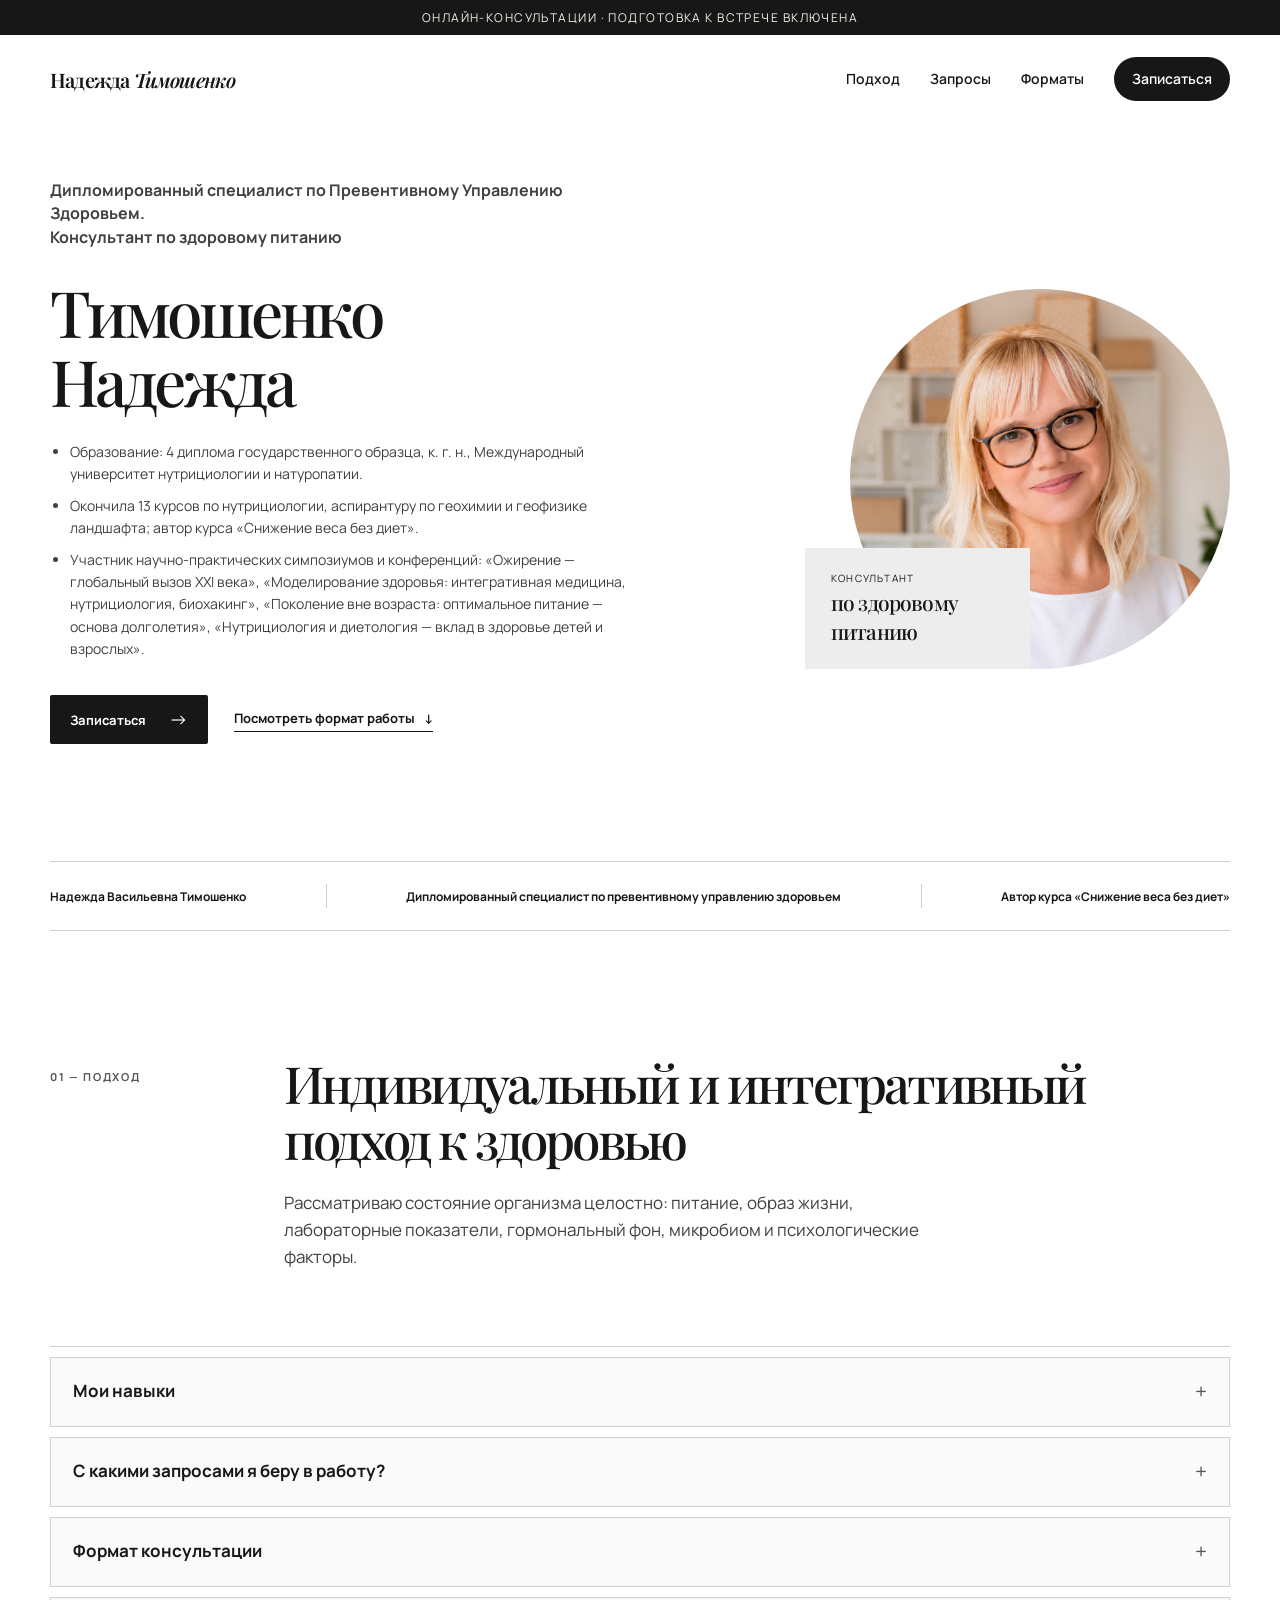
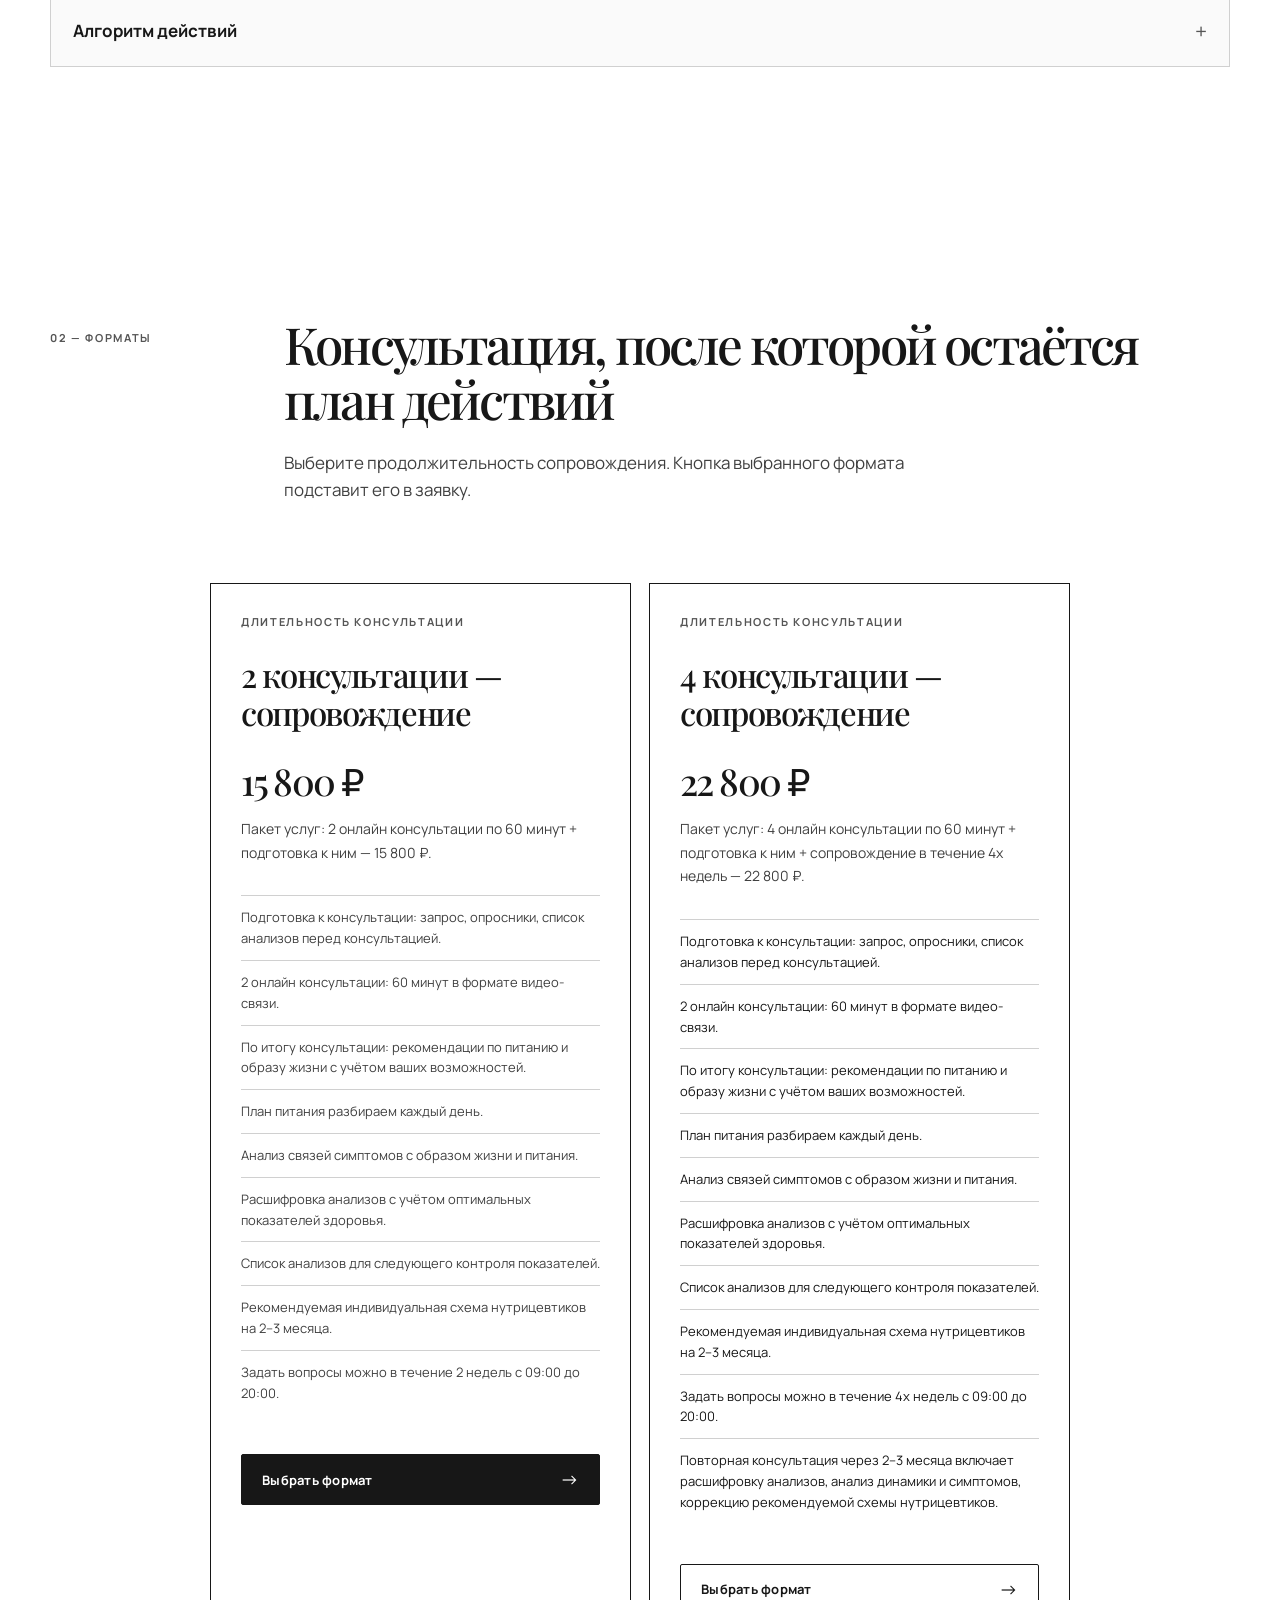
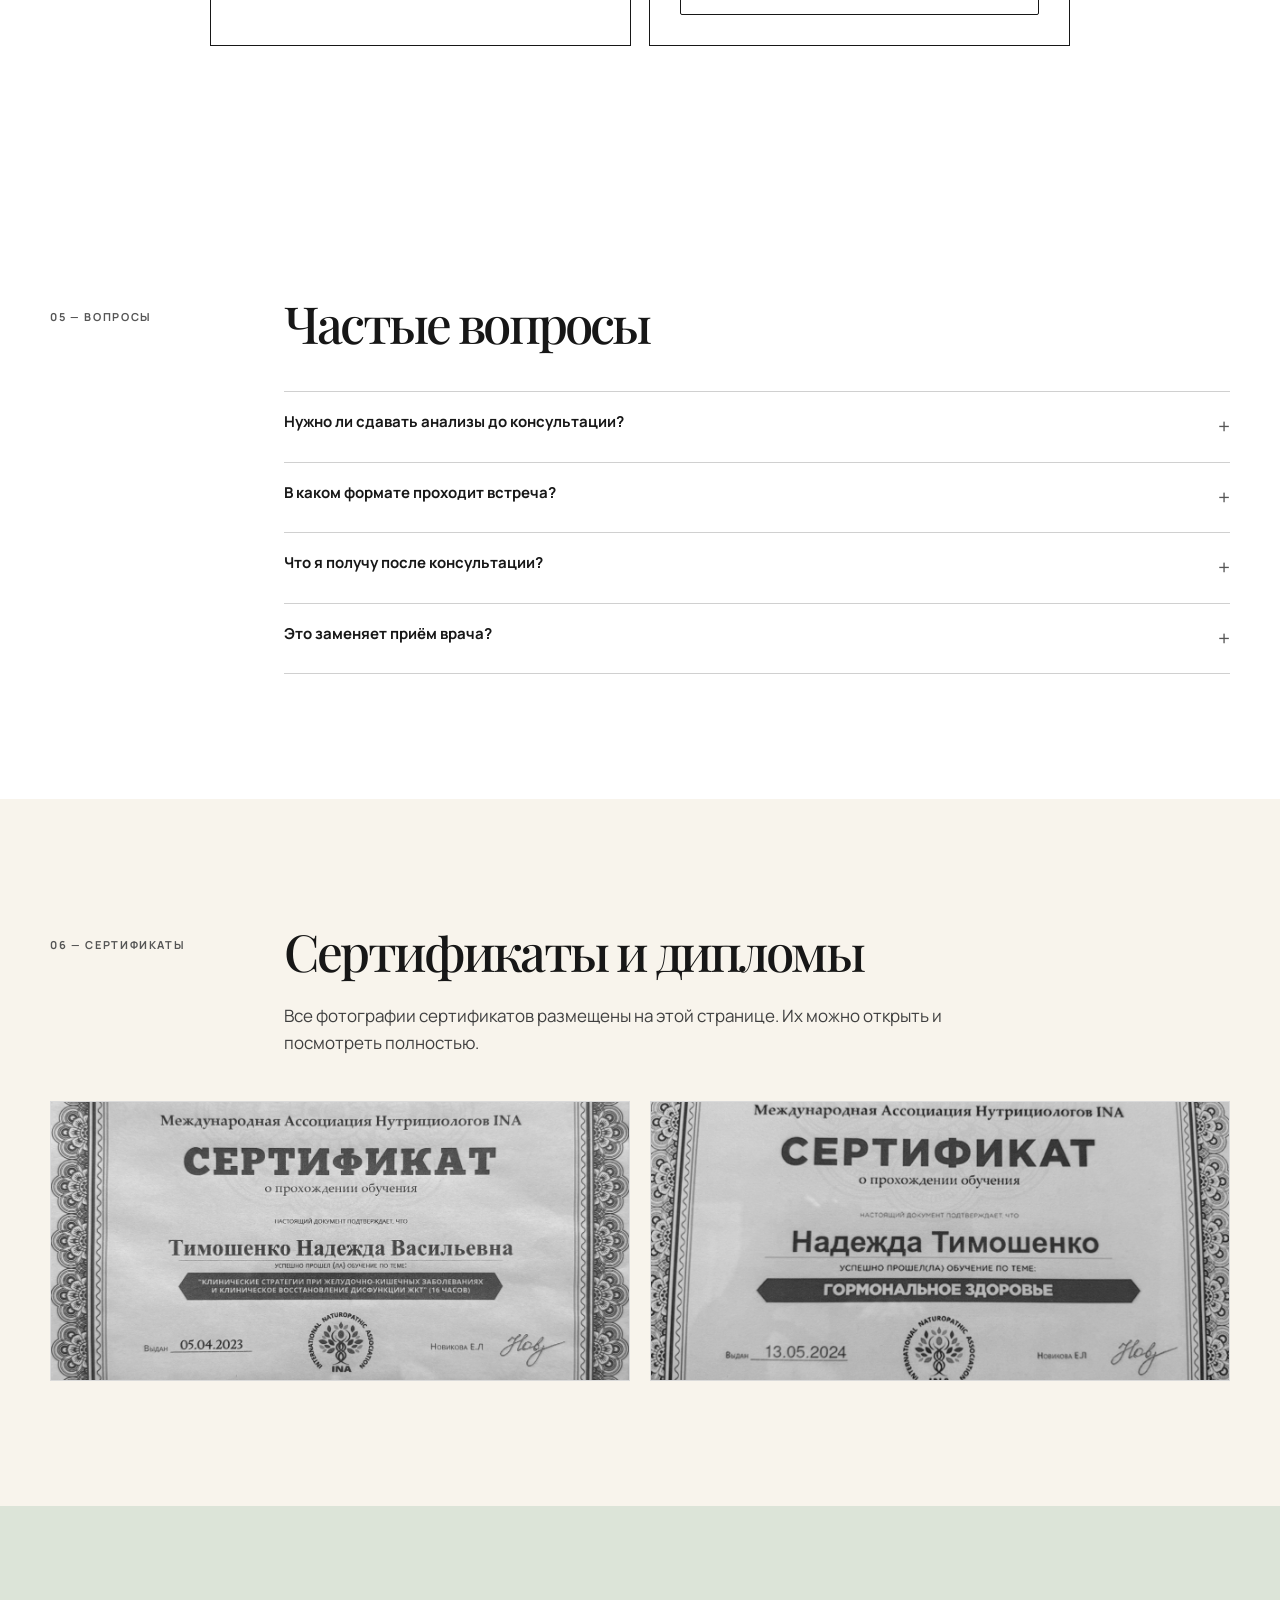
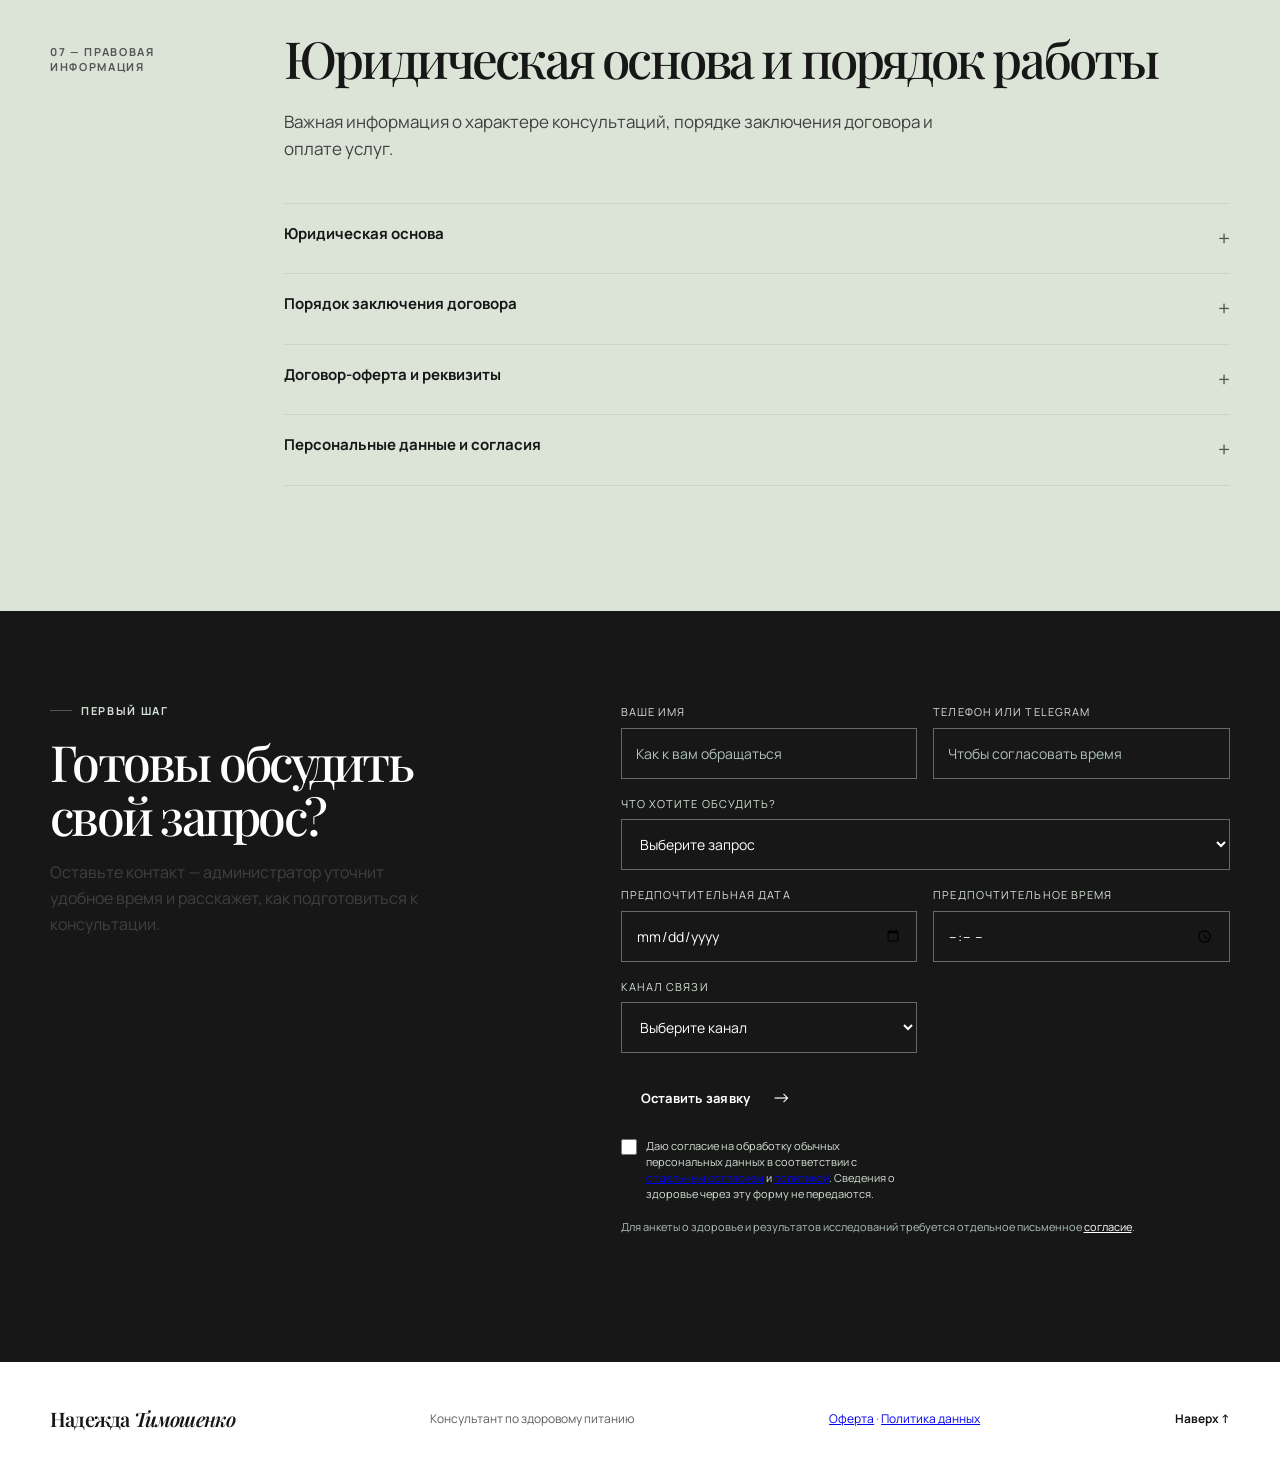
<file: index.html>
<!doctype html>
<html lang="ru">
  <head>
    <meta charset="UTF-8" />
    <meta name="viewport" content="width=device-width, initial-scale=1.0" />
    <meta
      name="description"
      content="Надежда Тимошенко — консультант по здоровому питанию и превентивному управлению здоровьем. Онлайн-консультации с подготовкой и понятным планом действий."
    />
    <meta name="theme-color" content="#183c35" />
    <title>Надежда Тимошенко — консультации по здоровому питанию</title>
    <link rel="preconnect" href="https://fonts.googleapis.com" />
    <link rel="preconnect" href="https://fonts.gstatic.com" crossorigin />
    <link
      href="https://fonts.googleapis.com/css2?family=Manrope:wght@400;500;600;700&family=Playfair+Display:wght@500;600&display=swap"
      rel="stylesheet"
    />
    <link rel="stylesheet" href="styles.css" />
    <link rel="stylesheet" href="updates.css?v=680f55e" />
    <style>
      .hero-name {
        font:
          600 clamp(31px, 3.5vw, 47px) / 1.05 "Playfair Display",
          Georgia,
          serif;
        letter-spacing: -0.045em;
        margin: 14px 0 0;
        color: #173d35;
      }
      .credentials {
        background: #f8f4ec;
      }
      .lead-form .consent-check {
        display: flex;
        gap: 9px;
        align-items: flex-start;
        color: #d6e0d6;
        font-size: 11px;
        line-height: 1.45;
        letter-spacing: 0;
        text-transform: none;
      }
      .lead-form .consent-check input {
        min-height: auto;
        width: 16px;
        height: 16px;
        margin: 1px 0 0;
        padding: 0;
        flex: 0 0 auto;
      }
      .credentials-grid {
        margin-top: 64px;
        display: grid;
        grid-template-columns: 0.85fr 1.15fr;
        gap: 50px;
        align-items: center;
      }
      .credentials-grid img {
        width: 100%;
        height: 390px;
        object-fit: cover;
        object-position: center;
        border-radius: 3px;
      }
      .credentials-grid p {
        font:
          500 25px/1.3 "Playfair Display",
          Georgia,
          serif;
        letter-spacing: -0.03em;
      }
      .credentials-grid ul {
        list-style: none;
        margin: 26px 0 0;
        padding: 0;
        border-top: 1px solid rgba(23, 61, 53, 0.18);
      }
      .credentials-grid li {
        border-bottom: 1px solid rgba(23, 61, 53, 0.18);
        padding: 14px 0;
        font-size: 14px;
        color: #496259;
      }
      .certificate-gallery {
        display: grid;
        grid-template-columns: 1fr 1fr;
        gap: 20px;
        margin-top: 28px;
      }
      .certificate-gallery img {
        width: 100%;
        height: 280px;
        object-fit: cover;
        border: 1px solid rgba(23, 61, 53, 0.18);
      }
      @media (max-width: 850px) {
        .credentials-grid {
          grid-template-columns: 1fr;
          gap: 36px;
          margin-top: 38px;
        }
        .credentials-grid img {
          height: 360px;
        }
        .certificate-gallery {
          grid-template-columns: 1fr;
        }
        .certificate-gallery img {
          height: auto;
        }
      }
      .legal {
        background: #dce4d8;
      }
      .legal-copy p {
        max-width: 760px;
        margin: 16px 35px 0 0;
        font-size: 15px;
        line-height: 1.7;
        color: #334d44;
      }
      .legal-copy strong {
        color: #173d35;
      }
      .hero-art {
        width: min(380px, 100%);
        height: 380px;
        margin-left: auto;
      }
      .hero-art img {
        display: none;
      }
      .hero-art::before {
        content: "";
        display: block;
        width: 100%;
        height: 100%;
        background: url("assets/nadezhda-timoshenko-profile.png") center/cover
          no-repeat;
        border-radius: 50%;
      }
      @media (max-width: 850px) {
        .hero-art {
          width: min(330px, 100%);
          height: 330px;
          margin: auto;
        }
      }
    </style>
  </head>
  <body>
    <div class="notice">
      Онлайн-консультации · подготовка к встрече включена
    </div>
    <header class="header container">
      <a class="brand" href="#top" aria-label="На главную"
        >Надежда <span>Тимошенко</span></a
      >
      <button class="menu-toggle" aria-expanded="false" aria-controls="menu">
        Меню <span></span>
      </button>
      <nav class="nav" id="menu" aria-label="Основная навигация">
        <a href="#approach">Подход</a><a href="#requests">Запросы</a
        ><a href="#formats">Форматы</a
        ><a class="nav-button" href="#contact">Записаться</a>
      </nav>
    </header>
    <main id="top">
      <section class="hero container">
        <div class="hero-copy">
          <p class="hero-credentials">Дипломированный специалист по Превентивному Управлению Здоровьем.<br />Консультант по здоровому питанию</p>
          <h1 class="hero-title">Тимошенко Надежда</h1>
          <ul class="hero-education">
            <li>Образование: 4 диплома государственного образца, к. г. н., Международный университет нутрициологии и натуропатии.</li>
            <li>Окончила 13 курсов по нутрициологии, аспирантуру по геохимии и геофизике ландшафта; автор курса «Снижение веса без диет».</li>
            <li>Участник научно-практических симпозиумов и конференций: «Ожирение — глобальный вызов XXI века», «Моделирование здоровья: интегративная медицина, нутрициология, биохакинг», «Поколение вне возраста: оптимальное питание — основа долголетия», «Нутрициология и диетология — вклад в здоровье детей и взрослых».</li>
          </ul>
          <div class="hero-actions">
            <a class="button button-primary" href="consultation-start.html"
              >Записаться <b>→</b></a
            ><a class="text-link" href="#formats"
              >Посмотреть формат работы <span>↓</span></a
            >
          </div>
        </div>
        <div class="hero-art">
          <img
            src="assets/nadezhda-timoshenko-conference-2025.jpg"
            alt="Надежда Тимошенко на профессиональной конференции"
          />
          <div class="hero-badge">
            <span>Консультант</span><strong>по здоровому<br />питанию</strong>
          </div>
        </div>
      </section>
      <section class="trust container" aria-label="О специалисте">
        <p>Надежда Васильевна Тимошенко</p>
        <span></span>
        <p>Дипломированный специалист по превентивному управлению здоровьем</p>
        <span></span>
        <p>Автор курса «Снижение веса без диет»</p>
      </section>
      <section class="section approach" id="approach">
        <div class="container split-heading">
          <p class="section-kicker">01 — Подход</p>
          <div>
            <h2>Индивидуальный и интегративный подход к здоровью</h2>
            <p class="section-intro">
              Рассматриваю состояние организма целостно: питание, образ жизни,
              лабораторные показатели, гормональный фон, микробиом и
              психологические факторы.
            </p>
          </div>
        </div>
        <div class="container service-accordions">
          <details>
            <summary>Мои навыки <span>+</span></summary>
            <div class="accordion-copy">
              <p>В своей работе я использую интегративный подход, это позволяет находить настоящую причину состояния, а не просто гасить симптомы. Это помогает мне соединить в одну картину биохимию, микробиом, гормональный статус, образ жизни, питание, психологические факторы, а не рассматривать их по отдельности, так как организм — это саморегулирующаяся система и представляет собой единое целое.</p>
              <ul>
                <li>Ориентируюсь на профилактические показатели превентивной медицины.</li>
                <li>Детально разбираю симптомы: связываю жалобы с биохимическими показателями и элементными дефицитами, балансом микробиома, работой ЖКТ, гормональным фоном, влиянием стресса, образом жизни, питанием. Это позволяет создать комплексную картину состояния, а главное — находить эффективные точки для дальнейшего оздоровления.</li>
                <li>Помогаю организовать индивидуальный, сбалансированный рацион питания, который учитывает цели, пищевые привычки, состояние ЖКТ, уровень активности и предпочитаемые продукты. Учитываю ограничения и реальную жизнь человека, чтобы подстроить рекомендации под режим, ресурсы и готовность к изменениям.</li>
                <li>Рекомендую схемы нутрицевтиков строго по данным, опираюсь на лабораторные показатели и образ жизни, поясняю логику каждой позиции, делаю схемы структурными и оптимальными для выполнения.</li>
                <li>Помогаю собрать индивидуальный план питания.</li>
              </ul>
            </div>
          </details>
          <details id="requests">
            <summary>С какими запросами я беру в работу? <span>+</span></summary>
            <div class="accordion-copy">
              <ul>
                <li>Хотите разобраться с питанием, понять как сбалансировать рацион, избавиться от тяги к сладкому, корректировать пищевое поведение, с оптимальной нутритивной поддержкой, понять что индивидуально подходит вам.</li>
                <li>Питание не меняли, а вес растёт, коррекция веса, метаболический синдром, инсулинорезистентность.</li>
                <li>Хотите понять, что именно стоит за вашей усталостью: дефициты, гормональный фон, анемия, постинфекционный след или сочетание нескольких факторов.</li>
                <li>Планируете чек-ап здоровья: хотите посмотреть ключевые маркеры крови, витаминов, железа, гормонов, проверить баланс микробиоты и получить разбор с позиции оптимальных показателей превентивной медицины.</li>
                <li>Чувствуете снижение энергии и выносливости, в течение дня нарастает утомляемость, тревожность, ухудшился сон.</li>
                <li>Испытываете хронический стресс.</li>
                <li>Хотите разобраться, что происходит по анализам, какие возможные причины и какую нутрицевтическую поддержку можно использовать в дополнение к медицинскому ведению.</li>
                <li>Хотите мягко поддержать нервную систему: подобрать нейронутрицевтики для стресса, сна и концентрации, исходя из анализов и симптомов, с учётом коррекции кортизола и состояния микробиома.</li>
                <li>Вам 45–50+ и вы хотите сохранить активность, ясность мышления, вес, хорошее самочувствие и внешний вид, минимизировать ранние проявления астении, саркопении, инсулинорезистентности и дефицитов гормонов.</li>
                <li>Хотите пройти антивозрастной чек-ап: оценить маркеры воспаления, окислительного стресса, углеводного и липидного обмена, витаминно-минеральный статус, функции щитовидной железы и половых гормонов, а затем получить по ним конкретные рекомендации.</li>
                <li>Интересует, как адаптировать питание, режим, физическую нагрузку и нутрицевтики под свой возраст, гормональный фон и цели по внешности, чтобы замедлить возраст-ассоциированные изменения на уровне метаболизма и кожи.</li>
                <li>Чувствуете себя в целом здоровым, но есть вопросы и хотите выйти на новый уровень: улучшить качество сна, концентрацию, физическую форму, устойчивость к нагрузкам, скорость восстановления.</li>
                <li>Хотите работать с биомаркерами: видеть в цифрах, что происходит с железом, витаминами, гормонами, маркерами воспаления и окислительного стресса, и на основе этих данных настраивать питание, режим и нутрицевтики.</li>
              </ul>
              <p class="disclaimer">Мои консультации информационные и проходят в рамках превентивного подхода к здоровью. Они не заменяют медицинский приём и лечение.</p>
            </div>
          </details>
          <details>
            <summary>Формат консультации <span>+</span></summary>
            <div class="accordion-copy"><p>Видео-консультации проходят через Яндекс Телемост, общение осуществляется через Max или Telegram.</p></div>
          </details>
          <details>
            <summary>Алгоритм действий <span>+</span></summary>
            <div class="accordion-copy">
              <ol>
                <li>Вы записываетесь на консультацию на этой страничке, ниже, выбрав в форме возможную дату и время консультации. Вся подготовка входит в стоимость консультации.</li>
                <li>Во время записи укажите предпочтительный канал связи с Вами.</li>
                <li>В ответ Вы получаете сообщение в мессенджер, что время за Вами забронировано и можно оплатить консультацию. Работа с Вами начинается после оплаты.</li>
                <li>Далее подготовка к консультации. Вы заполните анкеты, получите список анализов, которые сделают нашу консультацию максимально эффективной. До консультации идёт большая подготовка: сбор информации, анализов, анамнеза, назначения врачей.</li>
                <li>Индивидуальная консультация будет в мессенджере в формате видео-связи.</li>
                <li>В тот же день после консультации Вы получаете файл с рекомендациями, содержание которого отражает всю консультацию: в нём будет анализ опросника, расшифровка анализов, все рекомендации по питанию и образу жизни, рекомендуемая схема нутрицевтиков с ротацией по месяцам и описанием необходимости каждого нутрицевтика.</li>
                <li>После консультации в течение 3 дней Вы можете задать любые уточняющие вопросы.</li>
              </ol>
            </div>
          </details>
        </div>
      </section>
      <section class="section formats" id="formats">
        <div class="container split-heading">
          <p class="section-kicker">02 — Форматы</p>
          <div>
            <h2>Консультация, после которой остаётся план действий</h2>
            <p class="section-intro">
              Выберите продолжительность сопровождения. Кнопка выбранного
              формата подставит его в заявку.
            </p>
          </div>
        </div>
        <div class="container format-grid">
          <article class="format-card featured">
            <p class="card-label">Длительность консультации</p>
            <h3>2 консультации — сопровождение</h3>
            <p class="price">15 800 ₽</p>
            <p>Пакет услуг: 2 онлайн консультации по 60 минут + подготовка к ним — 15 800 ₽.</p>
            <ul>
              <li>Подготовка к консультации: запрос, опросники, список анализов перед консультацией.</li>
              <li>2 онлайн консультации: 60 минут в формате видео-связи.</li>
              <li>По итогу консультации: рекомендации по питанию и образу жизни с учётом ваших возможностей.</li>
              <li>План питания разбираем каждый день.</li>
              <li>Анализ связей симптомов с образом жизни и питания.</li>
              <li>Расшифровка анализов с учётом оптимальных показателей здоровья.</li>
              <li>Список анализов для следующего контроля показателей.</li>
              <li>Рекомендуемая индивидуальная схема нутрицевтиков на 2–3 месяца.</li>
              <li>Задать вопросы можно в течение 2 недель с 09:00 до 20:00.</li>
            </ul>
            <a class="button button-secondary package-choice" href="#contact" data-package="2 консультации — 15 800 ₽"
              >Выбрать формат <b>→</b></a
            >
          </article>
          <article class="format-card">
            <p class="card-label">Длительность консультации</p>
            <h3>4 консультации — сопровождение</h3>
            <p class="price">22 800 ₽</p>
            <p>
              Пакет услуг: 4 онлайн консультации по 60 минут + подготовка к ним + сопровождение в течение 4х недель — 22 800 ₽.
            </p>
            <ul>
              <li>Подготовка к консультации: запрос, опросники, список анализов перед консультацией.</li>
              <li>2 онлайн консультации: 60 минут в формате видео-связи.</li>
              <li>По итогу консультации: рекомендации по питанию и образу жизни с учётом ваших возможностей.</li>
              <li>План питания разбираем каждый день.</li>
              <li>Анализ связей симптомов с образом жизни и питания.</li>
              <li>Расшифровка анализов с учётом оптимальных показателей здоровья.</li>
              <li>Список анализов для следующего контроля показателей.</li>
              <li>Рекомендуемая индивидуальная схема нутрицевтиков на 2–3 месяца.</li>
              <li>Задать вопросы можно в течение 4х недель с 09:00 до 20:00.</li>
              <li>Повторная консультация через 2–3 месяца включает расшифровку анализов, анализ динамики и симптомов, коррекцию рекомендуемой схемы нутрицевтиков.</li>
            </ul>
            <a class="button button-secondary package-choice" href="#contact" data-package="4 консультации с сопровождением — 22 800 ₽"
              >Выбрать формат <b>→</b></a
            >
          </article>
        </div>
      </section>
      <section class="section faq">
        <div class="container split-heading">
          <p class="section-kicker">05 — Вопросы</p>
          <div>
            <h2>Частые вопросы</h2>
            <div class="faq-list">
              <details>
                <summary>
                  Нужно ли сдавать анализы до консультации?<span>+</span>
                </summary>
                <p>
                  Не всегда. На старте разбираем ваш запрос и исходные данные;
                  при необходимости вы получите персональный список исследований
                  для следующего шага.
                </p>
              </details>
              <details>
                <summary>
                  В каком формате проходит встреча?<span>+</span>
                </summary>
                <p>
                  Консультации проходят онлайн в формате видеосвязи. После
                  записи администратор согласует удобное время и способ общения.
                </p>
              </details>
              <details>
                <summary>
                  Что я получу после консультации?<span>+</span>
                </summary>
                <p>
                  Вы получите рекомендации по питанию и образу жизни, разбор
                  значимых взаимосвязей и план дальнейшего контроля. В течение
                  трёх дней можно задать уточняющие вопросы.
                </p>
              </details>
              <details>
                <summary>Это заменяет приём врача?<span>+</span></summary>
                <p>
                  Нет. Консультация носит информационный характер в рамках
                  превентивного подхода и не заменяет медицинскую диагностику,
                  лечение или назначения лечащего врача.
                </p>
              </details>
            </div>
          </div>
        </div>
      </section>
      <section class="section credentials" id="certificates">
        <div class="container split-heading">
          <p class="section-kicker">06 — Сертификаты</p>
          <div>
            <h2>Сертификаты и дипломы</h2>
            <p class="section-intro">
              Все фотографии сертификатов размещены на этой странице. Их можно
              открыть и посмотреть полностью.
            </p>
          </div>
        </div>
        <div class="container certificate-gallery">
          <a href="assets/certificate-gastrointestinal-strategies.jpg" target="_blank" rel="noopener">
            <img
            src="assets/certificate-gastrointestinal-strategies.jpg"
            alt="Сертификат по клиническим стратегиям при заболеваниях ЖКТ"
            />
          </a>
          <a href="assets/certificate-hormonal-health.jpg" target="_blank" rel="noopener">
            <img
            src="assets/certificate-hormonal-health.jpg"
            alt="Сертификат по гормональному здоровью"
            />
          </a>
        </div>
      </section>
      <section class="section legal">
        <div class="container split-heading">
          <p class="section-kicker">07 — Правовая информация</p>
          <div>
            <h2>Юридическая основа и порядок работы</h2>
            <p class="section-intro">
              Важная информация о характере консультаций, порядке заключения
              договора и оплате услуг.
            </p>
            <div class="faq-list">
              <details>
                <summary>Юридическая основа<span>+</span></summary>
                <div class="legal-copy">
                  <p>
                    В соответствии с Постановлением Правительства РФ от
                    16.04.2012 N 291 «О лицензировании медицинской деятельности»
                    (вместе с «Положением о лицензировании медицинской
                    деятельности»)
                    <strong
                      >услуги специалиста по оптимизации здоровья не входят в
                      перечень медицинских услуг, следовательно, лицензированию
                      не подлежат.</strong
                    >
                  </p>
                  <p>
                    В соответствии с законодательством, он не обязан иметь
                    медицинское образование, а также получать дополнительное
                    профессиональное образование.
                  </p>
                  <p>
                    Медицинская деятельность, в отличие от деятельности
                    специалистов по оптимизации здоровья, регулируется в
                    соответствии с Федеральным законом от 21.11.2011 N 323-ФЗ
                    «Об основах охраны здоровья граждан в Российской Федерации».
                  </p>
                  <p>
                    В соответствии с ч.10 ст.2 медицинская деятельность —
                    профессиональная деятельность по оказанию медицинской
                    помощи, проведению медицинских экспертиз, медицинских
                    осмотров и медицинских освидетельствований,
                    санитарно-противоэпидемических (профилактических)
                    мероприятий и профессиональная деятельность, связанная с
                    трансплантацией (пересадкой) органов и (или) тканей,
                    обращением донорской крови и (или) её компонентов в медицине
                    и прочие.
                  </p>
                </div>
              </details>
              <details>
                <summary>Порядок заключения договора<span>+</span></summary>
                <div class="legal-copy">
                  <p>
                    <strong
                      >Условия оказания услуг, их содержание, стоимость, порядок
                      оплаты, отмены и возврата денежных средств определяются
                      публичной офертой, размещённой на сайте.</strong
                    >
                  </p>
                  <p>
                    Публичная оферта регулируется статьями 435 и 437
                    Гражданского кодекса Российской Федерации. До оплаты
                    выбранной услуги клиенту необходимо ознакомиться с условиями
                    оферты.
                  </p>
                  <p>
                    В соответствии со статьёй 438 Гражданского кодекса
                    Российской Федерации акцептом оферты является полное и
                    безоговорочное принятие её условий. Если это предусмотрено
                    условиями оферты,
                    <strong
                      >оплата выбранной услуги признаётся её акцептом.</strong
                    >
                    С момента акцепта договор считается заключённым.
                  </p>
                  <p>
                    При оказании услуг соблюдаются применимые положения Закона
                    РФ от 07.02.1992 № 2300-1 «О защите прав потребителей», в
                    том числе статьи 8 и 10, предусматривающие право потребителя
                    на необходимую и достоверную информацию об исполнителе,
                    услугах, их стоимости и условиях приобретения.
                  </p>
                </div>
              </details>
              <details>
                <summary>Договор-оферта и реквизиты<span>+</span></summary>
                <div class="legal-copy">
                  <p>
                    Полный текст условий, порядок оплаты, отмены и возврата,
                    а также реквизиты Исполнителя размещены в
                    <a href="offer.html">договоре-оферте</a>.
                  </p>
                </div>
              </details>
              <details>
                <summary>Персональные данные и согласия<span>+</span></summary>
                <div class="legal-copy">
                  <p>
                    Обработка обычных персональных данных оформляется
                    отдельно: <a href="privacy.html">политика</a> и
                    <a href="consent-personal-data.html">согласие</a>.
                  </p>
                  <p>
                    Сведения о здоровье, самочувствии и результаты исследований
                    передаются только после отдельного письменного
                    <a href="consent-health-data.html">согласия на обработку
                    специальных категорий данных</a>.
                  </p>
                </div>
              </details>
            </div>
          </div>
        </div>
      </section>
      <section class="contact" id="contact">
        <div class="container contact-layout">
          <div>
            <p class="eyebrow"><span></span> Первый шаг</p>
            <h2>Готовы обсудить свой запрос?</h2>
            <p>
              Оставьте контакт — администратор уточнит удобное время и
              расскажет, как подготовиться к консультации.
            </p>
          </div>
          <form class="lead-form" data-lead-form>
            <label
              >Ваше имя<input
                name="name"
                type="text"
                autocomplete="name"
                placeholder="Как к вам обращаться"
                required /></label
            ><label
              >Телефон или Telegram<input
                name="contact"
                type="text"
                autocomplete="tel"
                placeholder="Чтобы согласовать время"
                required /></label
            ><label
              >Что хотите обсудить?<select name="request">
                <option value="">Выберите запрос</option>
                <option>2 консультации — 15 800 ₽</option>
                <option>4 консультации с сопровождением — 22 800 ₽</option>
                <option>Питание и вес</option>
                <option>Усталость и энергия</option>
                <option>Анализы и чек-ап</option>
                <option>Стресс и сон</option>
                <option>Другое</option>
              </select></label
            ><label
              >Предпочтительная дата<input
                name="preferred-date"
                type="date" /></label
            ><label
              >Предпочтительное время<input
                name="preferred-time"
                type="time" /></label
            ><label
              >Канал связи<select name="communication-channel">
                <option value="">Выберите канал</option>
                <option>Яндекс Телемост</option>
                <option>Max</option>
                <option>Telegram</option>
              </select></label
            ><button class="button button-primary" type="submit">
              Оставить заявку <b>→</b>
            </button>
            <label class="consent-check"
              ><input type="checkbox" name="personal-data-consent" required />
              <span>Даю согласие на обработку обычных персональных данных в соответствии с <a href="consent-personal-data.html">отдельным согласием</a> и <a href="privacy.html">политикой</a>. Сведения о здоровье через эту форму не передаются.</span></label
            >
            <p class="form-note">Для анкеты о здоровье и результатов исследований требуется отдельное письменное <a href="consent-health-data.html">согласие</a>.</p>
            <p class="form-status" aria-live="polite"></p>
          </form>
        </div>
      </section>
    </main>
    <footer class="footer container">
      <a class="brand" href="#top">Надежда <span>Тимошенко</span></a>
      <p>Консультант по здоровому питанию</p>
      <p><a href="offer.html">Оферта</a> · <a href="privacy.html">Политика данных</a></p>
      <a href="#top">Наверх ↑</a>
    </footer>
    <div class="mobile-cta">
      <a href="consultation-start.html">Записаться <span>→</span></a>
    </div>
    <script src="script.js"></script>
  </body>
</html>
</file>
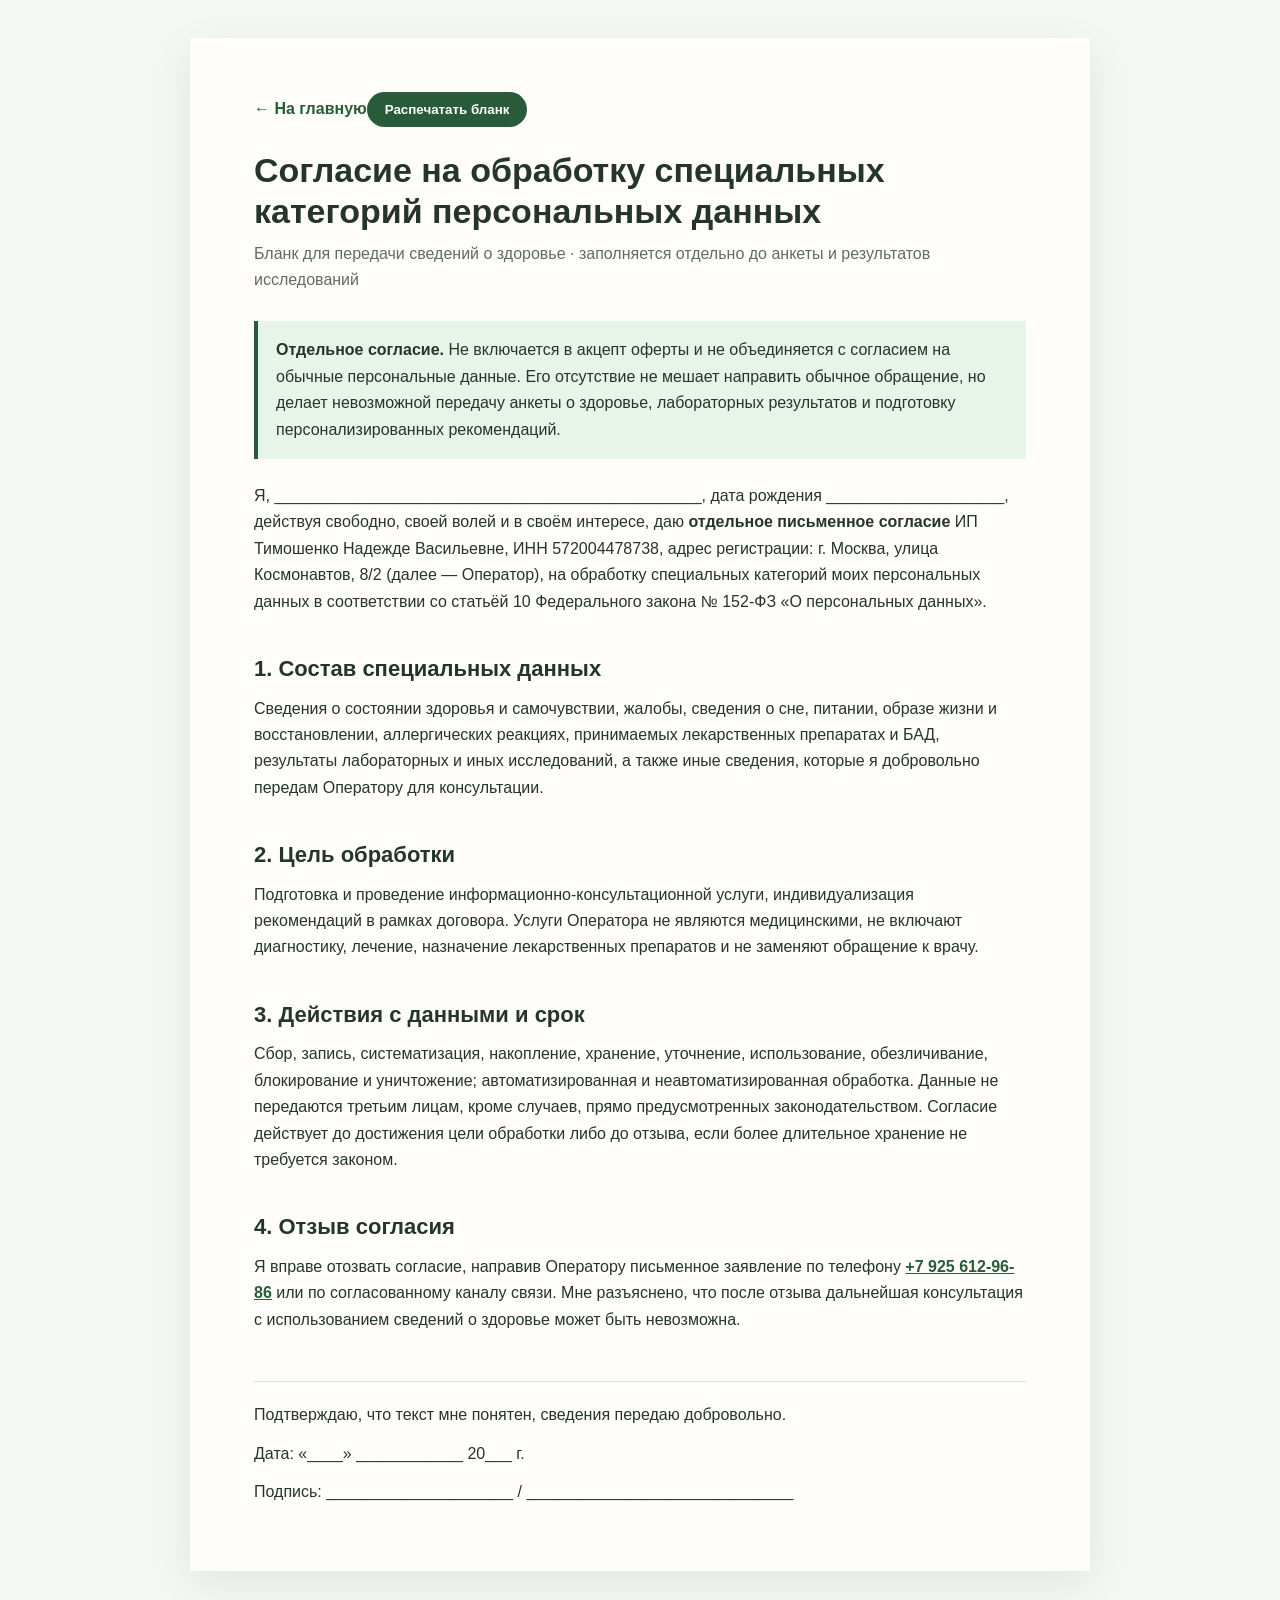
<file: consent-health-data.html>
<!doctype html>
<html lang="ru">
  <head>
    <meta charset="utf-8" />
    <meta name="viewport" content="width=device-width,initial-scale=1" />
    <title>Согласие на обработку сведений о здоровье</title>
    <link rel="stylesheet" href="legal.css" />
  </head>
  <body>
    <main class="legal-page">
      <a class="back" href="index.html">← На главную</a
      ><button class="print" type="button" onclick="window.print()">
        Распечатать бланк
      </button>
      <h1>Согласие на обработку специальных категорий персональных данных</h1>
      <p class="meta">
        Бланк для передачи сведений о здоровье · заполняется отдельно до анкеты
        и результатов исследований
      </p>
      <div class="notice">
        <b>Отдельное согласие.</b> Не включается в акцепт оферты и не
        объединяется с согласием на обычные персональные данные. Его отсутствие
        не мешает направить обычное обращение, но делает невозможной передачу
        анкеты о здоровье, лабораторных результатов и подготовку
        персонализированных рекомендаций.
      </div>
      <p>
        Я, ________________________________________________, дата рождения
        ____________________, действуя свободно, своей волей и в своём интересе,
        даю <b>отдельное письменное согласие</b> ИП Тимошенко Надежде
        Васильевне, ИНН 572004478738, адрес регистрации: г. Москва, улица
        Космонавтов, 8/2 (далее — Оператор), на обработку специальных категорий
        моих персональных данных в соответствии со статьёй 10 Федерального
        закона № 152‑ФЗ «О персональных данных».
      </p>
      <h2>1. Состав специальных данных</h2>
      <p>
        Сведения о состоянии здоровья и самочувствии, жалобы, сведения о сне,
        питании, образе жизни и восстановлении, аллергических реакциях,
        принимаемых лекарственных препаратах и БАД, результаты лабораторных и
        иных исследований, а также иные сведения, которые я добровольно передам
        Оператору для консультации.
      </p>
      <h2>2. Цель обработки</h2>
      <p>
        Подготовка и проведение информационно-консультационной услуги,
        индивидуализация рекомендаций в рамках договора. Услуги Оператора не
        являются медицинскими, не включают диагностику, лечение, назначение
        лекарственных препаратов и не заменяют обращение к врачу.
      </p>
      <h2>3. Действия с данными и срок</h2>
      <p>
        Сбор, запись, систематизация, накопление, хранение, уточнение,
        использование, обезличивание, блокирование и уничтожение;
        автоматизированная и неавтоматизированная обработка. Данные не
        передаются третьим лицам, кроме случаев, прямо предусмотренных
        законодательством. Согласие действует до достижения цели обработки либо
        до отзыва, если более длительное хранение не требуется законом.
      </p>
      <h2>4. Отзыв согласия</h2>
      <p>
        Я вправе отозвать согласие, направив Оператору письменное заявление по
        телефону <a href="tel:+79256129686">+7 925 612-96-86</a> или по
        согласованному каналу связи. Мне разъяснено, что после отзыва дальнейшая
        консультация с использованием сведений о здоровье может быть невозможна.
      </p>
      <div class="signature">
        <p>Подтверждаю, что текст мне понятен, сведения передаю добровольно.</p>
        <p>Дата: «____» ____________ 20___ г.</p>
        <p>Подпись: _____________________ / ______________________________</p>
      </div>
    </main>
  </body>
</html>
</file>
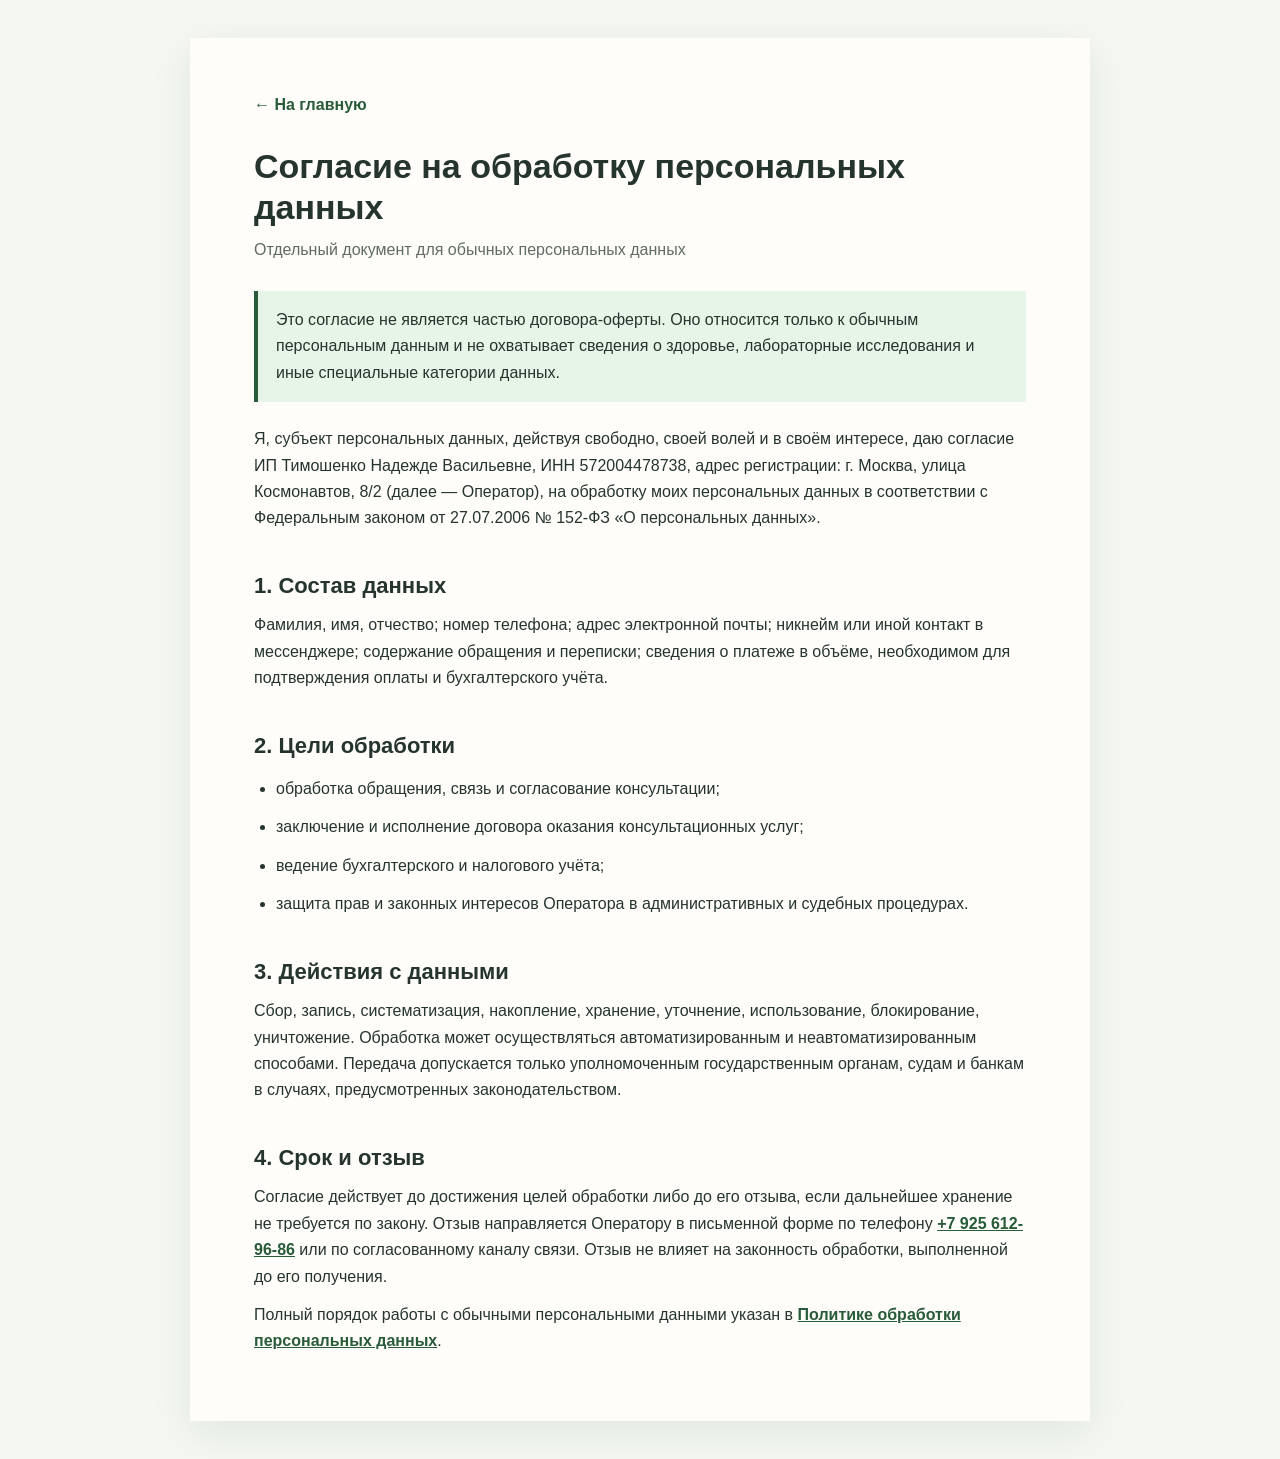
<file: consent-personal-data.html>
<!doctype html>
<html lang="ru">
  <head>
    <meta charset="utf-8" />
    <meta name="viewport" content="width=device-width,initial-scale=1" />
    <title>Согласие на обработку персональных данных</title>
    <link rel="stylesheet" href="legal.css" />
  </head>
  <body>
    <main class="legal-page">
      <a class="back" href="index.html">← На главную</a>
      <h1>Согласие на обработку персональных данных</h1>
      <p class="meta">Отдельный документ для обычных персональных данных</p>
      <div class="notice">
        Это согласие не является частью договора-оферты. Оно относится только к
        обычным персональным данным и не охватывает сведения о здоровье,
        лабораторные исследования и иные специальные категории данных.
      </div>
      <p>
        Я, субъект персональных данных, действуя свободно, своей волей и в своём
        интересе, даю согласие ИП Тимошенко Надежде Васильевне, ИНН
        572004478738, адрес регистрации: г. Москва, улица Космонавтов, 8/2
        (далее — Оператор), на обработку моих персональных данных в соответствии
        с Федеральным законом от 27.07.2006 № 152‑ФЗ «О персональных данных».
      </p>
      <h2>1. Состав данных</h2>
      <p>
        Фамилия, имя, отчество; номер телефона; адрес электронной почты; никнейм
        или иной контакт в мессенджере; содержание обращения и переписки;
        сведения о платеже в объёме, необходимом для подтверждения оплаты и
        бухгалтерского учёта.
      </p>
      <h2>2. Цели обработки</h2>
      <ul>
        <li>обработка обращения, связь и согласование консультации;</li>
        <li>
          заключение и исполнение договора оказания консультационных услуг;
        </li>
        <li>ведение бухгалтерского и налогового учёта;</li>
        <li>
          защита прав и законных интересов Оператора в административных и
          судебных процедурах.
        </li>
      </ul>
      <h2>3. Действия с данными</h2>
      <p>
        Сбор, запись, систематизация, накопление, хранение, уточнение,
        использование, блокирование, уничтожение. Обработка может осуществляться
        автоматизированным и неавтоматизированным способами. Передача
        допускается только уполномоченным государственным органам, судам и
        банкам в случаях, предусмотренных законодательством.
      </p>
      <h2>4. Срок и отзыв</h2>
      <p>
        Согласие действует до достижения целей обработки либо до его отзыва,
        если дальнейшее хранение не требуется по закону. Отзыв направляется
        Оператору в письменной форме по телефону
        <a href="tel:+79256129686">+7 925 612-96-86</a> или по согласованному
        каналу связи. Отзыв не влияет на законность обработки, выполненной до
        его получения.
      </p>
      <p>
        Полный порядок работы с обычными персональными данными указан в
        <a href="privacy.html">Политике обработки персональных данных</a>.
      </p>
    </main>
  </body>
</html>
</file>
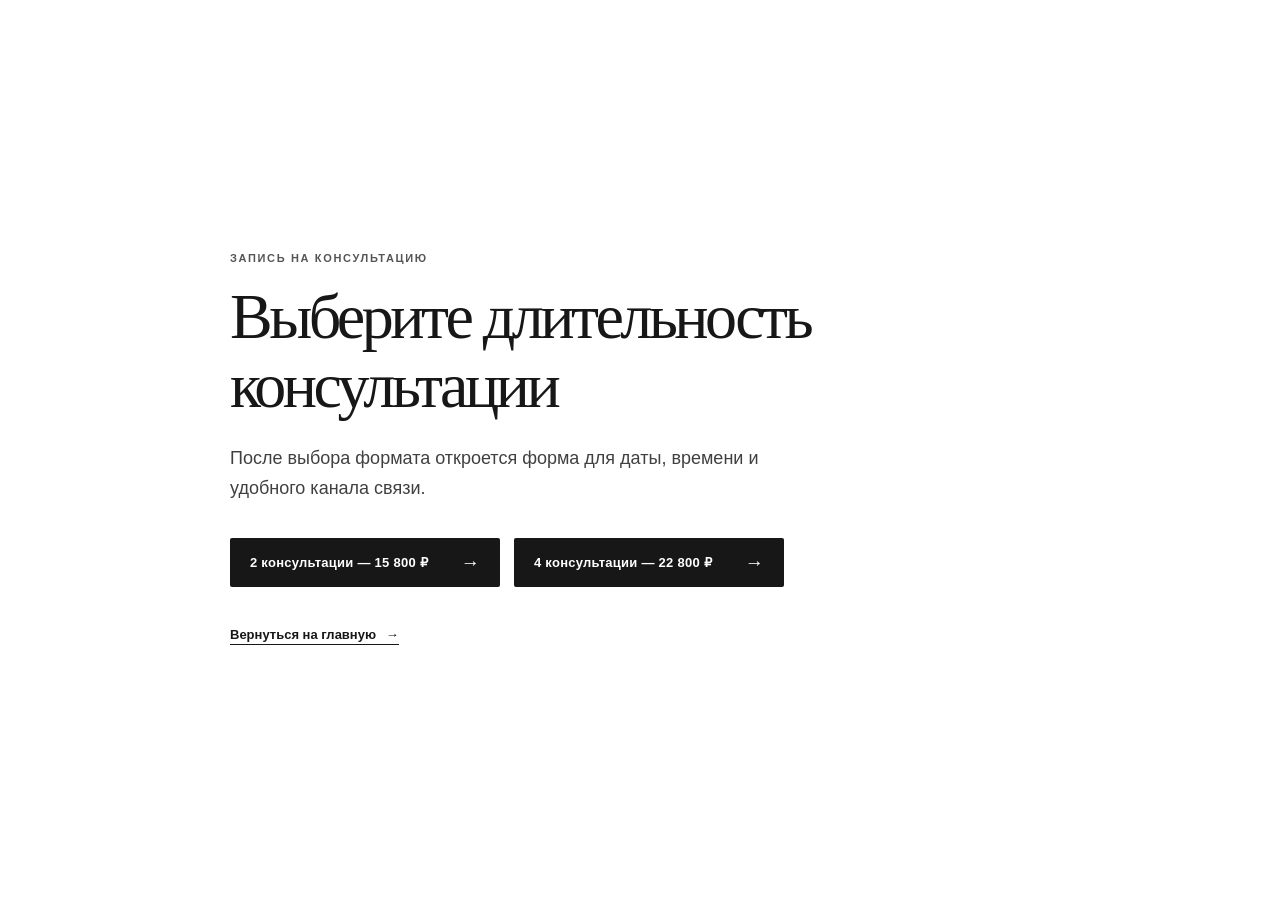
<file: consultation-dynamics.html>
<!doctype html><html lang="ru"><head><meta charset="UTF-8" /><meta name="viewport" content="width=device-width, initial-scale=1.0" /><meta http-equiv="refresh" content="0; url=consultation-start.html" /><title>Выбор консультации — Надежда Тимошенко</title></head><body><p>Перейти к <a href="consultation-start.html">выбору консультации</a>.</p></body></html>
</file>
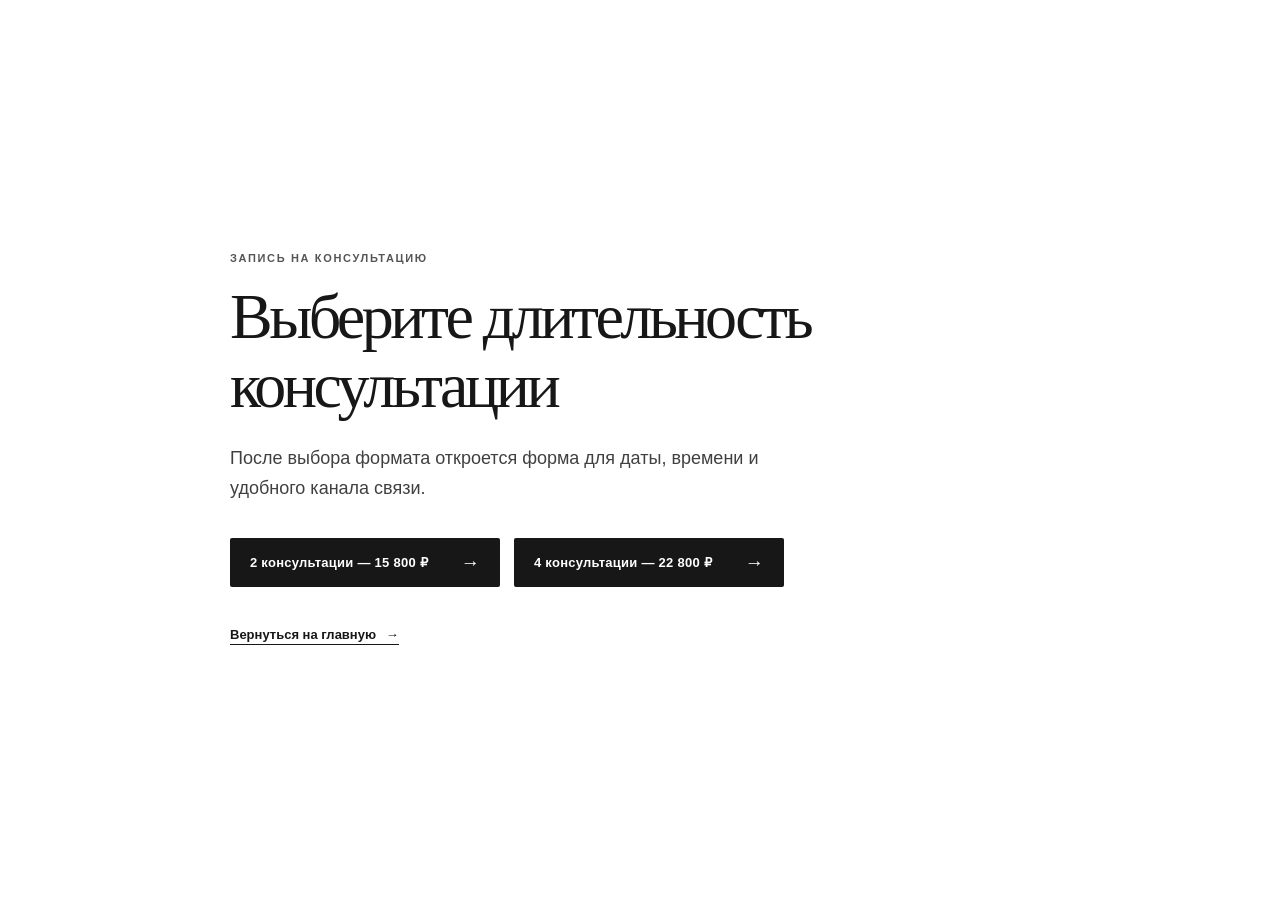
<file: consultation-start.html>
<!doctype html>
<html lang="ru">
  <head>
    <meta charset="UTF-8" />
    <meta name="viewport" content="width=device-width, initial-scale=1.0" />
    <title>Выбор консультации — Надежда Тимошенко</title>
    <link rel="stylesheet" href="styles.css" />
    <link rel="stylesheet" href="updates.css?v=680f55e" />
  </head>
  <body>
    <main class="section consultation-choice-page">
      <div class="container">
        <p class="section-kicker">Запись на консультацию</p>
        <h1>Выберите длительность консультации</h1>
        <p class="lead">После выбора формата откроется форма для даты, времени и удобного канала связи.</p>
        <div class="consultation-choice-buttons" aria-label="Длительность консультации">
          <a class="button button-primary" href="index.html?package=2%20%D0%BA%D0%BE%D0%BD%D1%81%D1%83%D0%BB%D1%8C%D1%82%D0%B0%D1%86%D0%B8%D0%B8%20%E2%80%94%2015%20800%20%E2%82%BD#contact">2 консультации — 15 800 ₽ <b>→</b></a>
          <a class="button button-primary" href="index.html?package=4%20%D0%BA%D0%BE%D0%BD%D1%81%D1%83%D0%BB%D1%8C%D1%82%D0%B0%D1%86%D0%B8%D0%B8%20%D1%81%20%D1%81%D0%BE%D0%BF%D1%80%D0%BE%D0%B2%D0%BE%D0%B6%D0%B4%D0%B5%D0%BD%D0%B8%D0%B5%D0%BC%20%E2%80%94%2022%20800%20%E2%82%BD#contact">4 консультации — 22 800 ₽ <b>→</b></a>
        </div>
        <p><a class="text-link" href="index.html">Вернуться на главную <span>→</span></a></p>
      </div>
    </main>
  </body>
</html>
</file>
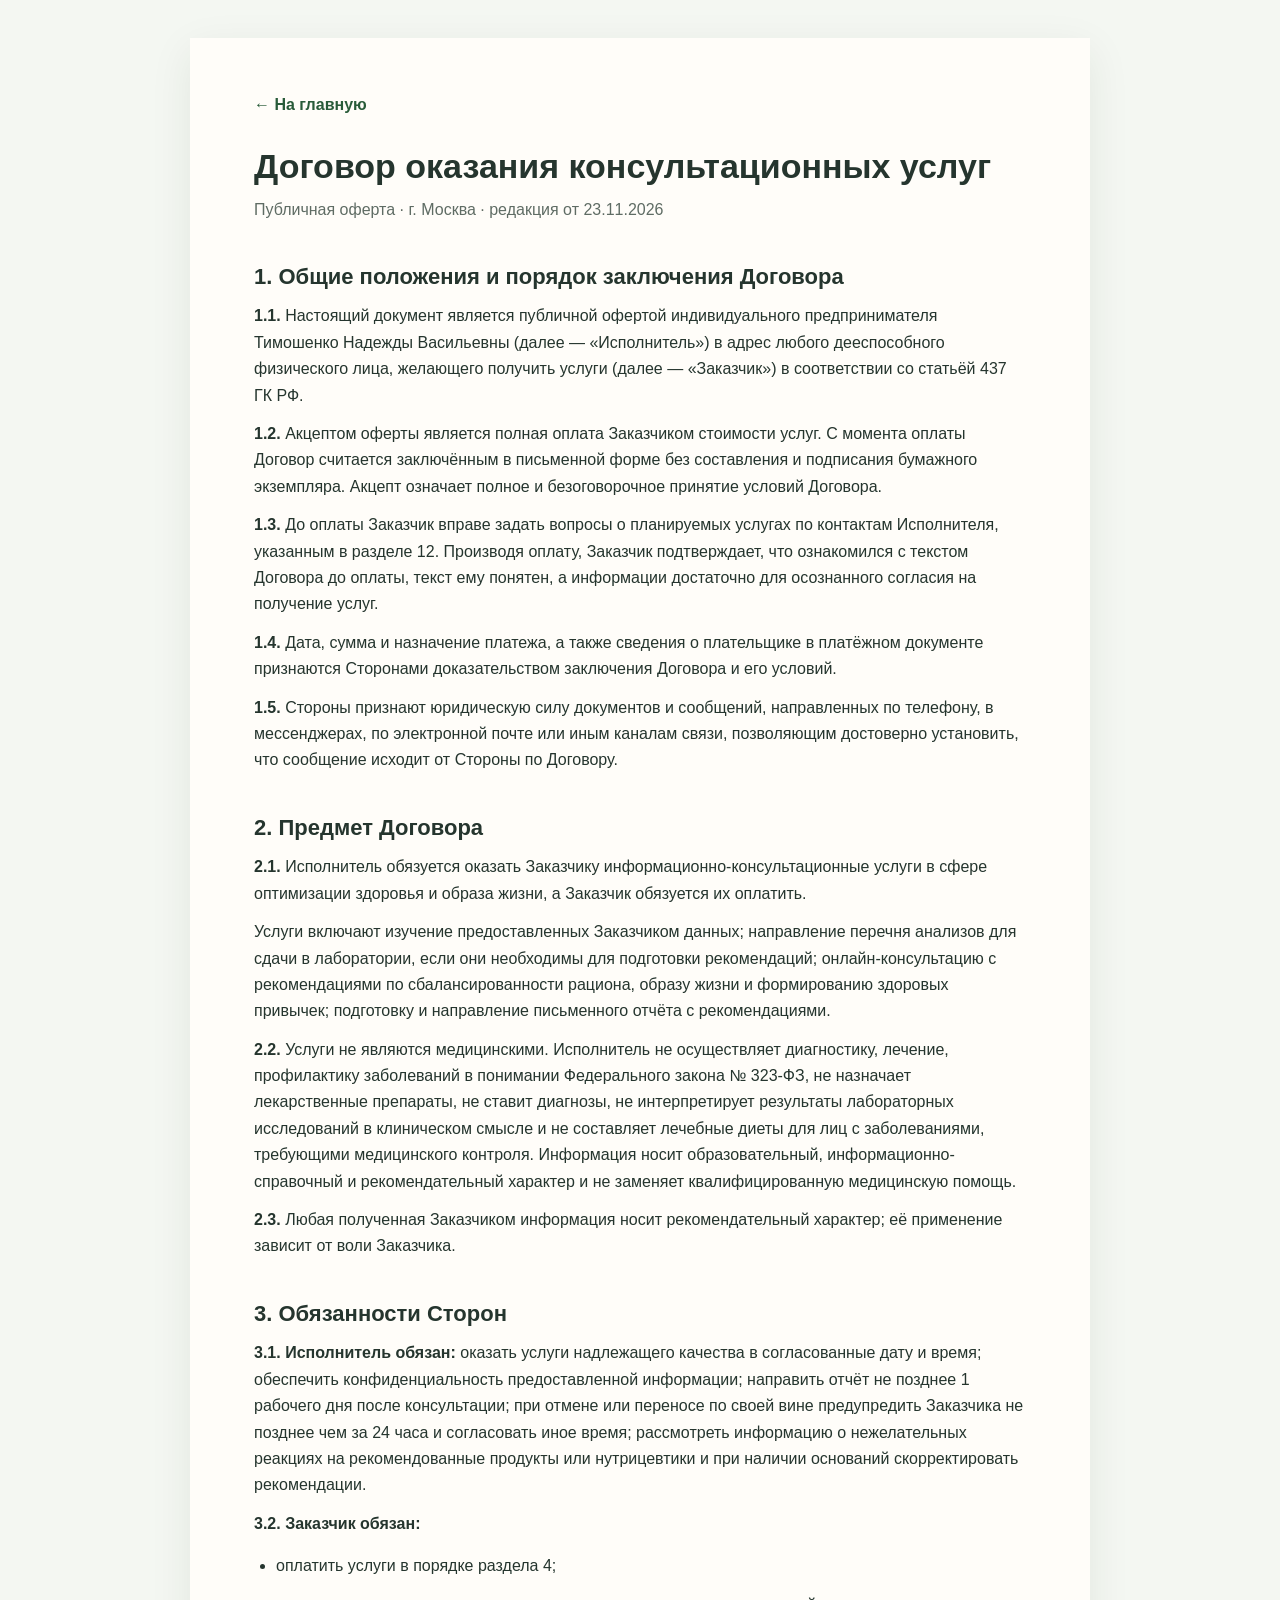
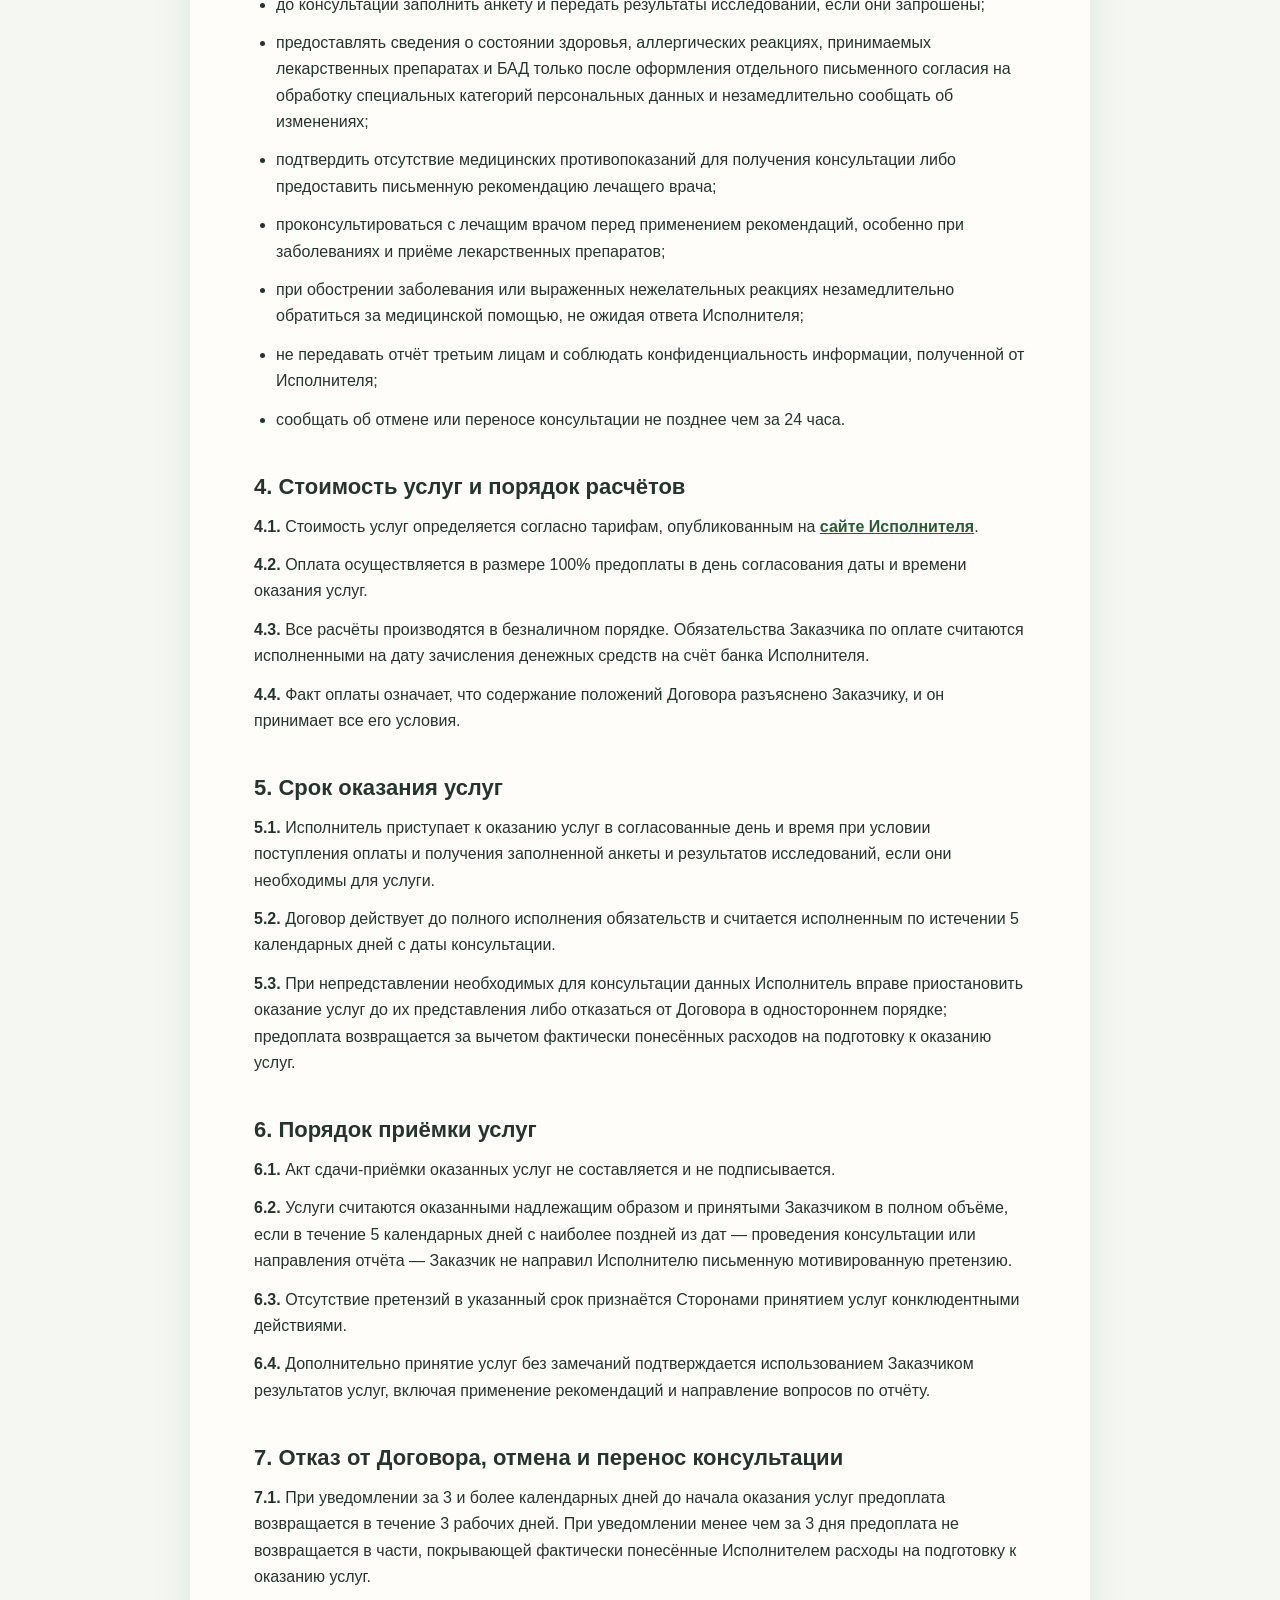
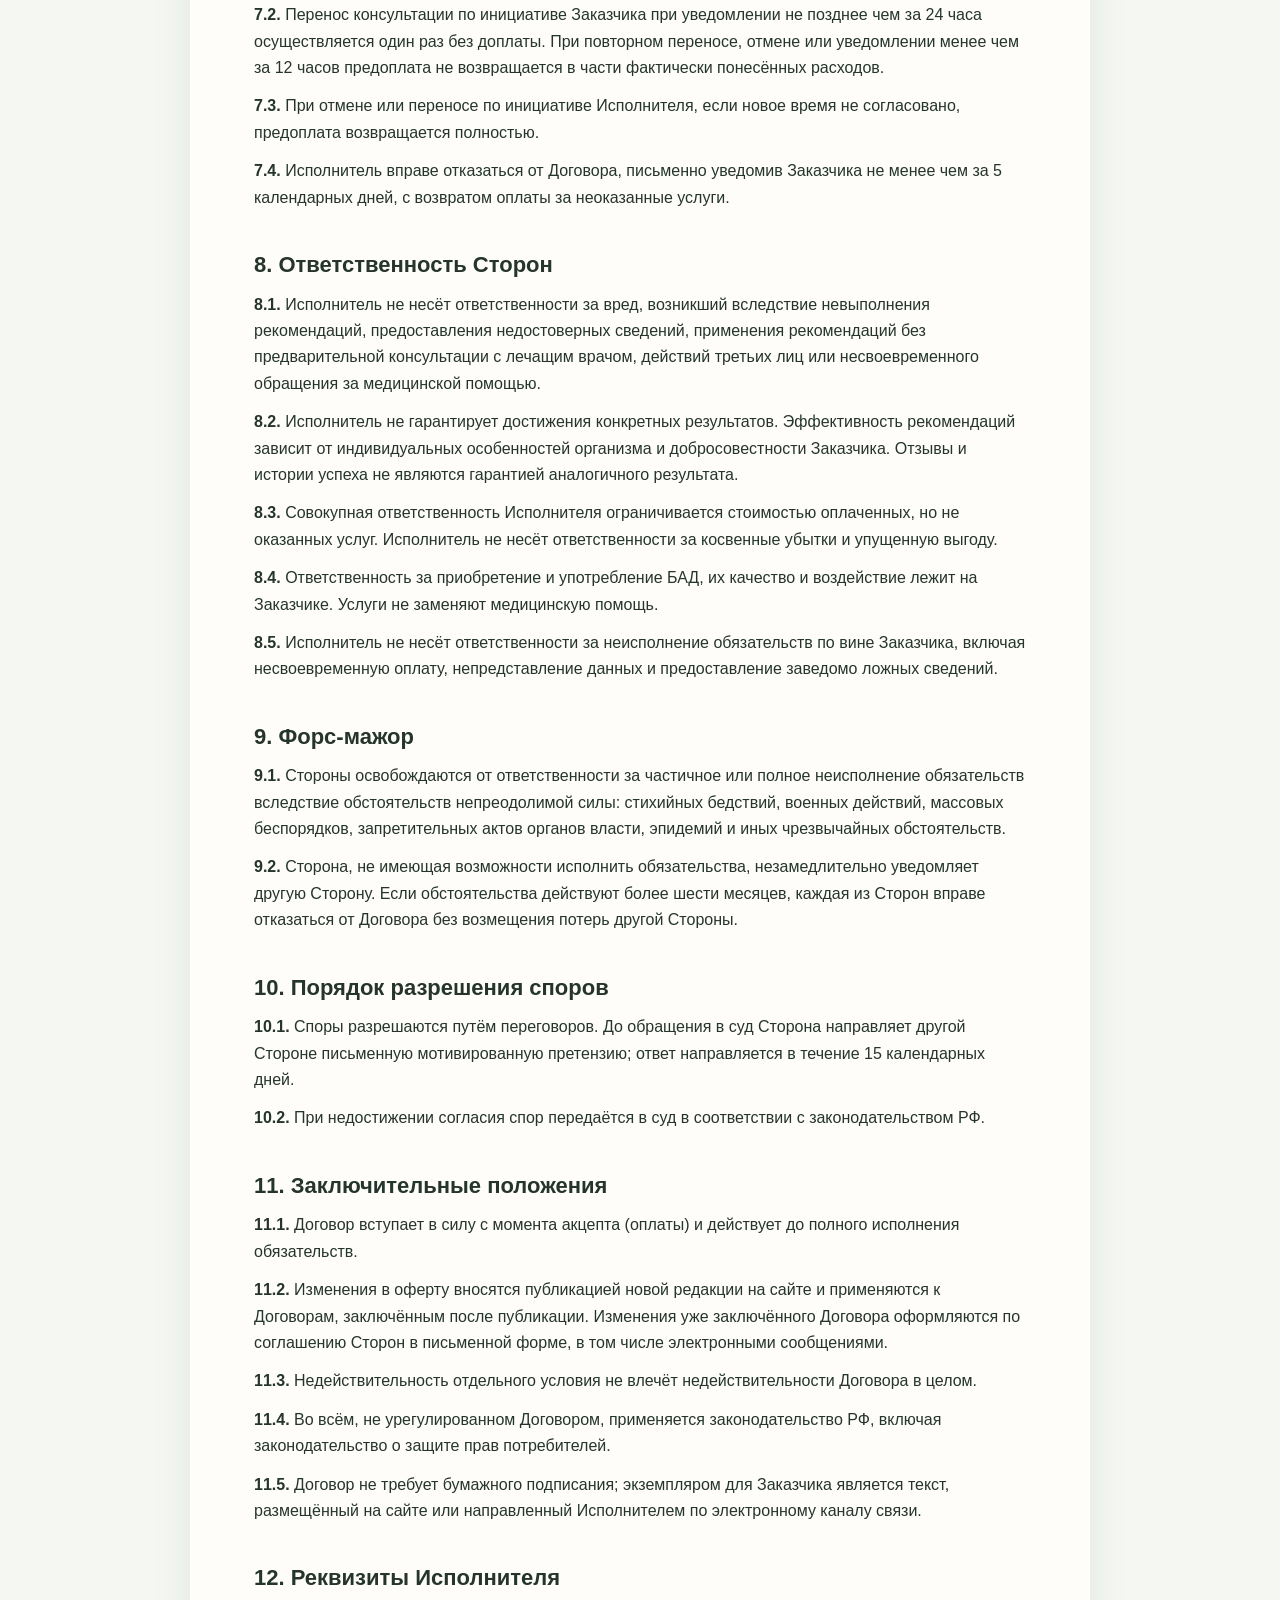
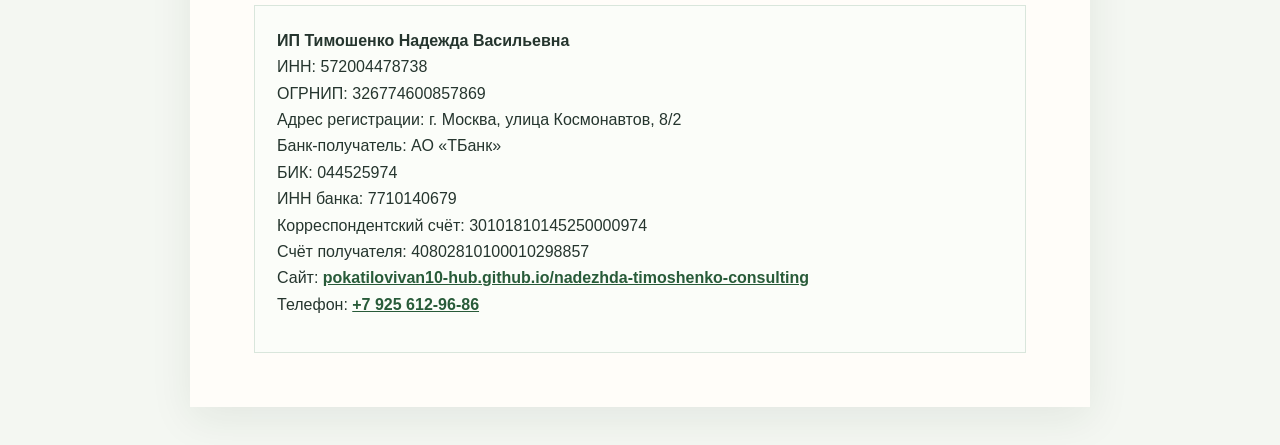
<file: offer.html>
<!doctype html>
<html lang="ru">
  <head>
    <meta charset="utf-8" />
    <meta name="viewport" content="width=device-width,initial-scale=1" />
    <title>Публичная оферта — Надежда Тимошенко</title>
    <link rel="stylesheet" href="legal.css" />
  </head>
  <body>
    <main class="legal-page">
      <a class="back" href="index.html">← На главную</a>
      <h1>Договор оказания консультационных услуг</h1>
      <p class="meta">Публичная оферта · г. Москва · редакция от 23.11.2026</p>
      <section>
        <h2>1. Общие положения и порядок заключения Договора</h2>
        <p>
          <b>1.1.</b> Настоящий документ является публичной офертой
          индивидуального предпринимателя Тимошенко Надежды Васильевны (далее —
          «Исполнитель») в адрес любого дееспособного физического лица,
          желающего получить услуги (далее — «Заказчик») в соответствии со
          статьёй 437 ГК РФ.
        </p>
        <p>
          <b>1.2.</b> Акцептом оферты является полная оплата Заказчиком
          стоимости услуг. С момента оплаты Договор считается заключённым в
          письменной форме без составления и подписания бумажного экземпляра.
          Акцепт означает полное и безоговорочное принятие условий Договора.
        </p>
        <p>
          <b>1.3.</b> До оплаты Заказчик вправе задать вопросы о планируемых
          услугах по контактам Исполнителя, указанным в разделе 12. Производя
          оплату, Заказчик подтверждает, что ознакомился с текстом Договора до
          оплаты, текст ему понятен, а информации достаточно для осознанного
          согласия на получение услуг.
        </p>
        <p>
          <b>1.4.</b> Дата, сумма и назначение платежа, а также сведения о
          плательщике в платёжном документе признаются Сторонами доказательством
          заключения Договора и его условий.
        </p>
        <p>
          <b>1.5.</b> Стороны признают юридическую силу документов и сообщений,
          направленных по телефону, в мессенджерах, по электронной почте или
          иным каналам связи, позволяющим достоверно установить, что сообщение
          исходит от Стороны по Договору.
        </p>
      </section>
      <section>
        <h2>2. Предмет Договора</h2>
        <p>
          <b>2.1.</b> Исполнитель обязуется оказать Заказчику
          информационно-консультационные услуги в сфере оптимизации здоровья и
          образа жизни, а Заказчик обязуется их оплатить.
        </p>
        <p>
          Услуги включают изучение предоставленных Заказчиком данных;
          направление перечня анализов для сдачи в лаборатории, если они
          необходимы для подготовки рекомендаций; онлайн-консультацию с
          рекомендациями по сбалансированности рациона, образу жизни и
          формированию здоровых привычек; подготовку и направление письменного
          отчёта с рекомендациями.
        </p>
        <p>
          <b>2.2.</b> Услуги не являются медицинскими. Исполнитель не
          осуществляет диагностику, лечение, профилактику заболеваний в
          понимании Федерального закона № 323‑ФЗ, не назначает лекарственные
          препараты, не ставит диагнозы, не интерпретирует результаты
          лабораторных исследований в клиническом смысле и не составляет
          лечебные диеты для лиц с заболеваниями, требующими медицинского
          контроля. Информация носит образовательный, информационно-справочный и
          рекомендательный характер и не заменяет квалифицированную медицинскую
          помощь.
        </p>
        <p>
          <b>2.3.</b> Любая полученная Заказчиком информация носит
          рекомендательный характер; её применение зависит от воли Заказчика.
        </p>
      </section>
      <section>
        <h2>3. Обязанности Сторон</h2>
        <p>
          <b>3.1. Исполнитель обязан:</b> оказать услуги надлежащего качества в
          согласованные дату и время; обеспечить конфиденциальность
          предоставленной информации; направить отчёт не позднее 1 рабочего дня
          после консультации; при отмене или переносе по своей вине предупредить
          Заказчика не позднее чем за 24 часа и согласовать иное время;
          рассмотреть информацию о нежелательных реакциях на рекомендованные
          продукты или нутрицевтики и при наличии оснований скорректировать
          рекомендации.
        </p>
        <p><b>3.2. Заказчик обязан:</b></p>
        <ul>
          <li>оплатить услуги в порядке раздела 4;</li>
          <li>
            до консультации заполнить анкету и передать результаты исследований,
            если они запрошены;
          </li>
          <li>
            предоставлять сведения о состоянии здоровья, аллергических реакциях,
            принимаемых лекарственных препаратах и БАД только после оформления
            отдельного письменного согласия на обработку специальных категорий
            персональных данных и незамедлительно сообщать об изменениях;
          </li>
          <li>
            подтвердить отсутствие медицинских противопоказаний для получения
            консультации либо предоставить письменную рекомендацию лечащего
            врача;
          </li>
          <li>
            проконсультироваться с лечащим врачом перед применением
            рекомендаций, особенно при заболеваниях и приёме лекарственных
            препаратов;
          </li>
          <li>
            при обострении заболевания или выраженных нежелательных реакциях
            незамедлительно обратиться за медицинской помощью, не ожидая ответа
            Исполнителя;
          </li>
          <li>
            не передавать отчёт третьим лицам и соблюдать конфиденциальность
            информации, полученной от Исполнителя;
          </li>
          <li>
            сообщать об отмене или переносе консультации не позднее чем за 24
            часа.
          </li>
        </ul>
      </section>
      <section>
        <h2>4. Стоимость услуг и порядок расчётов</h2>
        <p>
          <b>4.1.</b> Стоимость услуг определяется согласно тарифам,
          опубликованным на <a href="index.html">сайте Исполнителя</a>.
        </p>
        <p>
          <b>4.2.</b> Оплата осуществляется в размере 100% предоплаты в день
          согласования даты и времени оказания услуг.
        </p>
        <p>
          <b>4.3.</b> Все расчёты производятся в безналичном порядке.
          Обязательства Заказчика по оплате считаются исполненными на дату
          зачисления денежных средств на счёт банка Исполнителя.
        </p>
        <p>
          <b>4.4.</b> Факт оплаты означает, что содержание положений Договора
          разъяснено Заказчику, и он принимает все его условия.
        </p>
      </section>
      <section>
        <h2>5. Срок оказания услуг</h2>
        <p>
          <b>5.1.</b> Исполнитель приступает к оказанию услуг в согласованные
          день и время при условии поступления оплаты и получения заполненной
          анкеты и результатов исследований, если они необходимы для услуги.
        </p>
        <p>
          <b>5.2.</b> Договор действует до полного исполнения обязательств и
          считается исполненным по истечении 5 календарных дней с даты
          консультации.
        </p>
        <p>
          <b>5.3.</b> При непредставлении необходимых для консультации данных
          Исполнитель вправе приостановить оказание услуг до их представления
          либо отказаться от Договора в одностороннем порядке; предоплата
          возвращается за вычетом фактически понесённых расходов на подготовку к
          оказанию услуг.
        </p>
      </section>
      <section>
        <h2>6. Порядок приёмки услуг</h2>
        <p>
          <b>6.1.</b> Акт сдачи-приёмки оказанных услуг не составляется и не
          подписывается.
        </p>
        <p>
          <b>6.2.</b> Услуги считаются оказанными надлежащим образом и принятыми
          Заказчиком в полном объёме, если в течение 5 календарных дней с
          наиболее поздней из дат — проведения консультации или направления
          отчёта — Заказчик не направил Исполнителю письменную мотивированную
          претензию.
        </p>
        <p>
          <b>6.3.</b> Отсутствие претензий в указанный срок признаётся Сторонами
          принятием услуг конклюдентными действиями.
        </p>
        <p>
          <b>6.4.</b> Дополнительно принятие услуг без замечаний подтверждается
          использованием Заказчиком результатов услуг, включая применение
          рекомендаций и направление вопросов по отчёту.
        </p>
      </section>
      <section>
        <h2>7. Отказ от Договора, отмена и перенос консультации</h2>
        <p>
          <b>7.1.</b> При уведомлении за 3 и более календарных дней до начала
          оказания услуг предоплата возвращается в течение 3 рабочих дней. При
          уведомлении менее чем за 3 дня предоплата не возвращается в части,
          покрывающей фактически понесённые Исполнителем расходы на подготовку к
          оказанию услуг.
        </p>
        <p>
          <b>7.2.</b> Перенос консультации по инициативе Заказчика при
          уведомлении не позднее чем за 24 часа осуществляется один раз без
          доплаты. При повторном переносе, отмене или уведомлении менее чем за
          12 часов предоплата не возвращается в части фактически понесённых
          расходов.
        </p>
        <p>
          <b>7.3.</b> При отмене или переносе по инициативе Исполнителя, если
          новое время не согласовано, предоплата возвращается полностью.
        </p>
        <p>
          <b>7.4.</b> Исполнитель вправе отказаться от Договора, письменно
          уведомив Заказчика не менее чем за 5 календарных дней, с возвратом
          оплаты за неоказанные услуги.
        </p>
      </section>
      <section>
        <h2>8. Ответственность Сторон</h2>
        <p>
          <b>8.1.</b> Исполнитель не несёт ответственности за вред, возникший
          вследствие невыполнения рекомендаций, предоставления недостоверных
          сведений, применения рекомендаций без предварительной консультации с
          лечащим врачом, действий третьих лиц или несвоевременного обращения за
          медицинской помощью.
        </p>
        <p>
          <b>8.2.</b> Исполнитель не гарантирует достижения конкретных
          результатов. Эффективность рекомендаций зависит от индивидуальных
          особенностей организма и добросовестности Заказчика. Отзывы и истории
          успеха не являются гарантией аналогичного результата.
        </p>
        <p>
          <b>8.3.</b> Совокупная ответственность Исполнителя ограничивается
          стоимостью оплаченных, но не оказанных услуг. Исполнитель не несёт
          ответственности за косвенные убытки и упущенную выгоду.
        </p>
        <p>
          <b>8.4.</b> Ответственность за приобретение и употребление БАД, их
          качество и воздействие лежит на Заказчике. Услуги не заменяют
          медицинскую помощь.
        </p>
        <p>
          <b>8.5.</b> Исполнитель не несёт ответственности за неисполнение
          обязательств по вине Заказчика, включая несвоевременную оплату,
          непредставление данных и предоставление заведомо ложных сведений.
        </p>
      </section>
      <section>
        <h2>9. Форс-мажор</h2>
        <p>
          <b>9.1.</b> Стороны освобождаются от ответственности за частичное или
          полное неисполнение обязательств вследствие обстоятельств
          непреодолимой силы: стихийных бедствий, военных действий, массовых
          беспорядков, запретительных актов органов власти, эпидемий и иных
          чрезвычайных обстоятельств.
        </p>
        <p>
          <b>9.2.</b> Сторона, не имеющая возможности исполнить обязательства,
          незамедлительно уведомляет другую Сторону. Если обстоятельства
          действуют более шести месяцев, каждая из Сторон вправе отказаться от
          Договора без возмещения потерь другой Стороны.
        </p>
      </section>
      <section>
        <h2>10. Порядок разрешения споров</h2>
        <p>
          <b>10.1.</b> Споры разрешаются путём переговоров. До обращения в суд
          Сторона направляет другой Стороне письменную мотивированную претензию;
          ответ направляется в течение 15 календарных дней.
        </p>
        <p>
          <b>10.2.</b> При недостижении согласия спор передаётся в суд в
          соответствии с законодательством РФ.
        </p>
      </section>
      <section>
        <h2>11. Заключительные положения</h2>
        <p>
          <b>11.1.</b> Договор вступает в силу с момента акцепта (оплаты) и
          действует до полного исполнения обязательств.
        </p>
        <p>
          <b>11.2.</b> Изменения в оферту вносятся публикацией новой редакции на
          сайте и применяются к Договорам, заключённым после публикации.
          Изменения уже заключённого Договора оформляются по соглашению Сторон в
          письменной форме, в том числе электронными сообщениями.
        </p>
        <p>
          <b>11.3.</b> Недействительность отдельного условия не влечёт
          недействительности Договора в целом.
        </p>
        <p>
          <b>11.4.</b> Во всём, не урегулированном Договором, применяется
          законодательство РФ, включая законодательство о защите прав
          потребителей.
        </p>
        <p>
          <b>11.5.</b> Договор не требует бумажного подписания; экземпляром для
          Заказчика является текст, размещённый на сайте или направленный
          Исполнителем по электронному каналу связи.
        </p>
      </section>
      <section>
        <h2>12. Реквизиты Исполнителя</h2>
        <div class="requisites">
          <p>
            <b>ИП Тимошенко Надежда Васильевна</b><br />ИНН: 572004478738<br />ОГРНИП:
            326774600857869<br />Адрес регистрации: г. Москва, улица
            Космонавтов, 8/2<br />Банк-получатель: АО «ТБанк»<br />БИК:
            044525974<br />ИНН банка: 7710140679<br />Корреспондентский счёт:
            30101810145250000974<br />Счёт получателя: 40802810100010298857<br />Сайт:
            <a href="index.html"
              >pokatilovivan10-hub.github.io/nadezhda-timoshenko-consulting</a
            ><br />Телефон: <a href="tel:+79256129686">+7 925 612-96-86</a>
          </p>
        </div>
      </section>
    </main>
  </body>
</html>
</file>
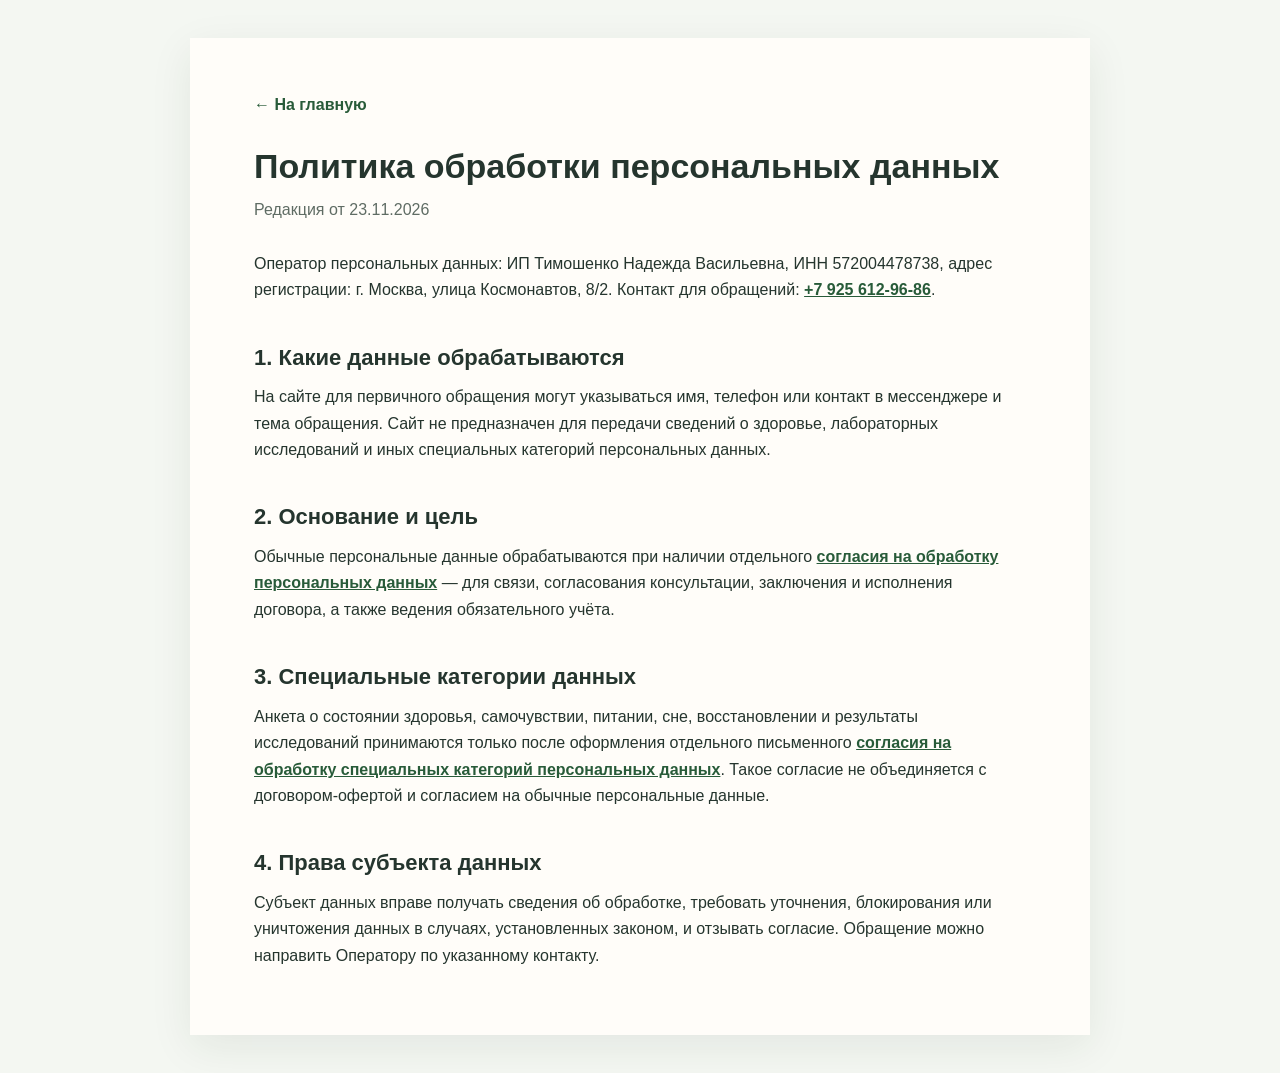
<file: privacy.html>
<!doctype html>
<html lang="ru">
  <head>
    <meta charset="utf-8" />
    <meta name="viewport" content="width=device-width,initial-scale=1" />
    <title>Политика обработки персональных данных — Надежда Тимошенко</title>
    <link rel="stylesheet" href="legal.css" />
  </head>
  <body>
    <main class="legal-page">
      <a class="back" href="index.html">← На главную</a>
      <h1>Политика обработки персональных данных</h1>
      <p class="meta">Редакция от 23.11.2026</p>
      <p>
        Оператор персональных данных: ИП Тимошенко Надежда Васильевна, ИНН
        572004478738, адрес регистрации: г. Москва, улица Космонавтов, 8/2.
        Контакт для обращений: <a href="tel:+79256129686">+7 925 612-96-86</a>.
      </p>
      <h2>1. Какие данные обрабатываются</h2>
      <p>
        На сайте для первичного обращения могут указываться имя, телефон или
        контакт в мессенджере и тема обращения. Сайт не предназначен для
        передачи сведений о здоровье, лабораторных исследований и иных
        специальных категорий персональных данных.
      </p>
      <h2>2. Основание и цель</h2>
      <p>
        Обычные персональные данные обрабатываются при наличии отдельного
        <a href="consent-personal-data.html"
          >согласия на обработку персональных данных</a
        >
        — для связи, согласования консультации, заключения и исполнения
        договора, а также ведения обязательного учёта.
      </p>
      <h2>3. Специальные категории данных</h2>
      <p>
        Анкета о состоянии здоровья, самочувствии, питании, сне, восстановлении
        и результаты исследований принимаются только после оформления отдельного
        письменного
        <a href="consent-health-data.html"
          >согласия на обработку специальных категорий персональных данных</a
        >. Такое согласие не объединяется с договором-офертой и согласием на
        обычные персональные данные.
      </p>
      <h2>4. Права субъекта данных</h2>
      <p>
        Субъект данных вправе получать сведения об обработке, требовать
        уточнения, блокирования или уничтожения данных в случаях, установленных
        законом, и отзывать согласие. Обращение можно направить Оператору по
        указанному контакту.
      </p>
    </main>
  </body>
</html>
</file>
<file: styles.css>
:root{--ink:#173d35;--cream:#f8f4ec;--paper:#fffdf9;--sage:#dce4d8;--sand:#e8ded0;--clay:#bd6c51;--line:rgba(23,61,53,.18);--muted:#60756e;--serif:"Playfair Display",Georgia,serif;--sans:"Manrope",Arial,sans-serif}*{box-sizing:border-box}html{scroll-behavior:smooth}body{margin:0;background:var(--cream);color:var(--ink);font-family:var(--sans);font-size:16px;line-height:1.6}.container{width:min(1180px,calc(100% - 48px));margin:0 auto}.notice{background:var(--ink);color:#f6f0e5;text-align:center;font-size:12px;letter-spacing:.12em;padding:8px 20px;text-transform:uppercase}.header{height:88px;display:flex;align-items:center;justify-content:space-between;position:relative}.brand{color:var(--ink);text-decoration:none;font:600 20px/1.15 var(--serif);letter-spacing:-.04em}.brand span{font-style:italic}.nav{display:flex;gap:30px;align-items:center}.nav a{color:var(--ink);text-decoration:none;font-size:14px;font-weight:600}.nav-button{background:var(--ink);color:white!important;padding:11px 18px;border-radius:99px}.menu-toggle{display:none}.hero{min-height:630px;display:grid;grid-template-columns:1.04fr .96fr;gap:56px;align-items:center;padding:56px 0 82px}.eyebrow,.section-kicker,.card-label{font-size:11px;line-height:1.4;font-weight:700;letter-spacing:.15em;text-transform:uppercase}.eyebrow{display:flex;gap:9px;align-items:center;color:var(--muted)}.eyebrow span{width:22px;height:1px;background:var(--clay)}h1,h2,h3,p{margin-top:0}h1,h2{font-family:var(--serif);font-weight:500;letter-spacing:-.055em;line-height:1.08}h1{font-size:clamp(43px,5vw,68px);margin:16px 0 24px;max-width:690px}h2{font-size:clamp(35px,4vw,53px);margin-bottom:22px}.lead{font-size:18px;line-height:1.65;color:#3c564d;max-width:600px}.hero-actions{display:flex;align-items:center;gap:26px;margin:35px 0}.button{display:inline-flex;align-items:center;justify-content:space-between;gap:22px;border:0;border-radius:2px;padding:15px 20px;text-decoration:none;font:700 13px var(--sans);letter-spacing:.02em;cursor:pointer}.button b{font-size:19px;font-weight:400;line-height:1}.button-primary{background:var(--ink);color:white}.button-secondary{background:#f8f4ec;color:var(--ink);width:100%;margin-top:10px}.text-link{color:var(--ink);font-size:13px;font-weight:700;text-decoration:none;border-bottom:1px solid var(--ink);padding-bottom:2px}.text-link span{padding-left:6px}.hero-proof{display:flex;gap:25px;border-top:1px solid var(--line);padding-top:17px}.hero-proof div{display:grid;gap:2px}.hero-proof strong{font-size:13px}.hero-proof span{font-size:11px;color:var(--muted);line-height:1.4}.hero-art{height:540px;position:relative}.hero-art img{width:100%;height:100%;object-fit:cover;object-position:center;border-radius:160px 160px 4px 4px;display:block}.hero-badge{position:absolute;bottom:0;left:-45px;padding:22px 26px;background:var(--sand);width:225px}.hero-badge span{display:block;font-size:10px;letter-spacing:.12em;text-transform:uppercase;margin-bottom:4px}.hero-badge strong{font:500 21px/1.18 var(--serif);letter-spacing:-.04em}.trust{border-top:1px solid var(--line);border-bottom:1px solid var(--line);display:flex;align-items:center;justify-content:space-between;gap:20px;padding:22px 0;font-size:12px;font-weight:700}.trust p{margin:0}.trust span{height:24px;width:1px;background:var(--line)}.section{padding:125px 0}.split-heading{display:grid;grid-template-columns:190px 1fr;gap:44px}.section-kicker{color:var(--clay);padding-top:13px}.section-intro{max-width:680px;font-size:17px;color:#496259}.approach{background:var(--paper)}.approach-grid{display:grid;grid-template-columns:repeat(3,1fr);gap:0;margin-top:70px;border-top:1px solid var(--line)}.approach-grid article{padding:31px 32px 12px 0;border-right:1px solid var(--line);margin-right:27px}.approach-grid article:last-child{border:0;margin:0}.approach-grid span,.request-icon{font:700 12px var(--sans);color:var(--clay)}h3{font:500 27px/1.15 var(--serif);letter-spacing:-.04em;margin:16px 0 12px}.approach-grid p,.requests-grid p,.format-card>p:not(.price):not(.card-label){font-size:14px;line-height:1.7;color:#526b61}.requests{background:var(--sage)}.requests-grid{display:grid;grid-template-columns:repeat(3,1fr);gap:16px;margin-top:64px}.requests-grid article{background:rgba(255,255,255,.48);min-height:228px;padding:25px}.request-icon{display:inline-flex;justify-content:center;align-items:center;border:1px solid var(--line);border-radius:50%;width:35px;height:35px;font-size:10px}.expertise{background:var(--ink);color:#f8f4ec}.expertise-layout{display:grid;grid-template-columns:1fr 1fr;gap:90px}.expertise .section-kicker{color:#c6d5be}.expertise h2{font-size:44px}.expertise-card>p:not(.section-kicker){max-width:490px;color:#d6e0d6;font-size:15px}.dark-link{color:var(--ink);border-color:var(--ink)}.expertise .dark-link{color:#f8f4ec;border-color:#f8f4ec;display:inline-block;margin-top:15px}.expertise-list{padding:0;margin:0;list-style:none;border-top:1px solid rgba(255,255,255,.25)}.expertise-list li{display:grid;grid-template-columns:57px 1fr;gap:15px;padding:25px 0;border-bottom:1px solid rgba(255,255,255,.25)}.expertise-list span{font-size:12px;color:#c6d5be}.expertise-list p{font:500 23px/1.25 var(--serif);letter-spacing:-.03em;margin:0}.formats{background:var(--paper)}.format-grid{display:grid;grid-template-columns:repeat(3,1fr);gap:18px;margin-top:62px;align-items:stretch}.format-card{border:1px solid var(--line);padding:30px;display:flex;flex-direction:column}.format-card.featured{background:var(--ink);color:white;border-color:var(--ink);transform:translateY(-12px)}.format-card .card-label{color:var(--clay)}.format-card.featured .card-label{color:#c6d5be}.format-card h3{font-size:33px}.price{font:500 37px/1 var(--serif);letter-spacing:-.05em;margin:18px 0}.format-card.featured>p:not(.price):not(.card-label){color:#d6e0d6}.format-card ul{list-style:none;padding:0;margin:17px 0 30px;font-size:13px;line-height:1.6}.format-card li{border-top:1px solid var(--line);padding:11px 0}.format-card.featured li{border-color:rgba(255,255,255,.2)}.format-card .text-link{margin-top:auto;align-self:flex-start}.process{background:var(--sand)}.process-layout{display:grid;grid-template-columns:.75fr 1.25fr;gap:80px}.process-layout ol{list-style:none;padding:0;margin:0}.process-layout li{display:grid;grid-template-columns:55px 1fr;gap:18px;border-top:1px solid var(--line);padding:25px 0}.process-layout li span{font:500 26px var(--serif);color:var(--clay)}.process-layout h3{font-size:25px;margin:0 0 6px}.process-layout li p{margin:0;color:#526b61;font-size:14px}.faq{background:var(--paper)}.faq-list{margin-top:40px;border-top:1px solid var(--line)}details{border-bottom:1px solid var(--line);padding:18px 0}summary{list-style:none;font-weight:700;font-size:15px;cursor:pointer;display:flex;justify-content:space-between;gap:20px}summary::-webkit-details-marker{display:none}summary span{font-size:21px;font-weight:400;color:var(--clay)}details[open] summary span{transform:rotate(45deg)}details p{font-size:14px;color:#526b61;max-width:650px;margin:13px 35px 2px 0}.contact{background:var(--ink);color:white;padding:92px 0}.contact-layout{display:grid;grid-template-columns:.85fr 1.15fr;gap:120px}.contact .eyebrow{color:#d6e0d6}.contact h2{font-size:50px;margin:17px 0}.contact>div>div>p:not(.eyebrow){color:#d6e0d6;max-width:390px}.lead-form{display:grid;grid-template-columns:1fr 1fr;gap:16px}.lead-form label{display:grid;gap:7px;font-size:11px;letter-spacing:.1em;text-transform:uppercase;color:#d6e0d6}.lead-form label:nth-child(3),.lead-form button,.form-note,.form-status{grid-column:1/-1}.lead-form input,.lead-form select{border:1px solid rgba(255,255,255,.35);background:transparent;color:white;min-height:51px;padding:0 14px;font:14px var(--sans);border-radius:0}.lead-form input::placeholder{color:#afc1b9}.lead-form select option{color:var(--ink)}.lead-form .button{justify-self:start;margin-top:4px}.form-note,.form-status{font-size:11px;color:#afc1b9;margin:0}.form-note a{color:white}.form-status{min-height:18px;color:#e0d8a8}.footer{min-height:114px;display:flex;align-items:center;justify-content:space-between;gap:20px;font-size:12px}.footer p{margin:0;color:var(--muted)}.footer>a:last-child{color:var(--ink);font-weight:700;text-decoration:none}.mobile-cta{display:none}
@media(max-width:850px){.container{width:min(100% - 36px,620px)}.header{height:74px}.menu-toggle{display:flex;border:0;background:transparent;color:var(--ink);font:700 12px var(--sans);gap:8px;align-items:center}.menu-toggle span{width:18px;height:1px;background:var(--ink)}.nav{position:absolute;z-index:9;top:66px;left:0;right:0;background:var(--paper);padding:18px;display:none;box-shadow:0 16px 30px rgba(23,61,53,.12);align-items:stretch;gap:14px}.nav.open{display:flex;flex-direction:column}.nav-button{text-align:center}.hero{grid-template-columns:1fr;padding:30px 0 58px;gap:34px;min-height:0}.hero-copy{order:1}.hero-art{order:2;height:430px}.hero-badge{left:0;padding:18px;width:205px}.hero-proof{gap:14px}.hero-proof strong{font-size:11px}.hero-proof span{font-size:10px}.trust{display:grid;grid-template-columns:1fr;gap:8px;padding:20px 0}.trust span{display:none}.section{padding:75px 0}.split-heading{grid-template-columns:1fr;gap:10px}.section-kicker{padding:0}.approach-grid,.requests-grid,.format-grid{grid-template-columns:1fr;margin-top:38px}.approach-grid article{padding:24px 0;margin:0;border-right:0;border-bottom:1px solid var(--line)}.requests-grid{gap:9px}.requests-grid article{min-height:0}.expertise-layout,.process-layout,.contact-layout{grid-template-columns:1fr;gap:45px}.expertise h2,.contact h2{font-size:40px}.format-card.featured{transform:none}.process-layout{gap:36px}.contact{padding:70px 0 105px}.lead-form{grid-template-columns:1fr}.lead-form label{grid-column:1/-1}.footer{padding:34px 0 87px;align-items:flex-start;flex-direction:column;gap:10px}.mobile-cta{display:block;position:fixed;z-index:10;bottom:0;left:0;right:0;background:var(--ink);padding:10px 18px;box-shadow:0 -4px 18px rgba(0,0,0,.15)}.mobile-cta a{display:flex;justify-content:space-between;text-decoration:none;color:white;background:#c46f52;padding:13px 16px;font-size:13px;font-weight:700}}
@media(max-width:450px){.notice{font-size:9px}.hero{padding-top:18px}h1{font-size:40px}.lead{font-size:16px}.hero-actions{align-items:flex-start;flex-direction:column;gap:19px;margin:28px 0}.hero-art{height:360px}.hero-proof{display:grid;grid-template-columns:1fr 1fr}.hero-proof div:last-child{grid-column:1/-1}.section-intro{font-size:16px}.expertise-list p{font-size:20px}.format-card{padding:24px}.footer .brand{font-size:19px}}
</file>
<file: updates.css>
.service-accordions {
  margin-top: 58px;
  border-top: 1px solid var(--line);
}

.service-accordions details {
  padding: 23px 0;
}

.service-accordions summary {
  font: 500 28px/1.2 var(--serif);
  letter-spacing: -0.035em;
}

.accordion-copy {
  max-width: 860px;
  padding: 8px 48px 2px 0;
}

.accordion-copy p,
.accordion-copy li {
  font-size: 15px;
  line-height: 1.7;
  color: #496259;
}

.accordion-copy ul,
.accordion-copy ol {
  margin: 16px 0 0;
  padding-left: 22px;
}

.accordion-copy li {
  margin: 8px 0;
}

.accordion-copy .disclaimer {
  margin-top: 22px;
  font-size: 13px;
  color: var(--muted);
}

.format-grid {
  grid-template-columns: repeat(2, minmax(0, 1fr));
  max-width: 860px;
}

.format-card.featured {
  transform: none;
}

.package-choice {
  cursor: pointer;
}

.consultation-choice-page {
  min-height: 100vh;
  display: grid;
  place-items: center;
  background: var(--paper);
}

.consultation-choice-page .container {
  max-width: 820px;
}

.consultation-choice-buttons {
  display: flex;
  flex-wrap: wrap;
  gap: 14px;
  margin: 34px 0;
}

.consultation-choice-buttons .button {
  min-width: 270px;
}

.certificate-gallery {
  grid-template-columns: repeat(2, minmax(0, 1fr));
}

.certificate-gallery a {
  display: block;
  background: #fff;
}

.certificate-gallery img {
  display: block;
  width: 100%;
  height: auto;
  min-height: 0;
  object-fit: contain;
}

.hero-credentials {
  max-width: 650px;
  margin: 0 0 28px;
  color: var(--ink);
  font-size: 16px;
  font-weight: 700;
  line-height: 1.45;
}

.hero-title {
  margin: 0 0 26px;
  font-size: clamp(43px, 5vw, 68px);
}

.hero-education {
  max-width: 680px;
  margin: 0;
  padding-left: 20px;
  color: #3c564d;
  font-size: 14px;
  line-height: 1.6;
}

.hero-education li + li {
  margin-top: 9px;
}

@media (max-width: 850px) {
  .service-accordions {
    margin-top: 38px;
  }

  .service-accordions summary {
    font-size: 24px;
  }

  .accordion-copy {
    padding-right: 0;
  }

  .hero-credentials {
    margin-bottom: 18px;
    font-size: 14px;
  }

  .certificate-gallery {
    grid-template-columns: 1fr;
  }
}

/* Временный нейтральный вариант для согласования структуры и текста. */
:root {
  --ink: #171717;
  --cream: #ffffff;
  --paper: #ffffff;
  --sage: #f5f5f5;
  --sand: #ededed;
  --clay: #555555;
  --line: #d0d0d0;
  --muted: #5c5c5c;
}

body,
.approach,
.formats,
.faq,
.credentials {
  background: #ffffff;
  color: #171717;
}

.notice,
.contact,
.mobile-cta {
  background: #171717;
}

.requests,
.legal {
  background: #f5f5f5;
}

.section-kicker,
.card-label,
.approach-grid span,
.request-icon,
summary span {
  color: #555555;
}

.nav-button,
.button-primary,
.format-card.featured {
  background: #171717;
  border-color: #171717;
  color: #ffffff;
}

.button-secondary {
  background: #ffffff;
  border: 1px solid #171717;
  color: #171717;
}

.credentials-grid img,
.certificate-gallery img {
  filter: grayscale(1);
}

.hero-badge {
  background: #ededed;
}

.hero-credentials,
.hero-education,
.lead,
.section-intro,
.accordion-copy p,
.accordion-copy li,
.format-card > p:not(.price):not(.card-label),
.legal-copy p,
.credentials-grid li,
.contact > div > div > p:not(.eyebrow) {
  color: #404040;
}

.service-accordions details {
  background: #fafafa;
  border: 1px solid #d0d0d0;
  margin-top: 10px;
  padding: 0;
}

.service-accordions summary {
  min-height: 68px;
  align-items: center;
  padding: 17px 22px;
  font-family: var(--sans);
  font-size: 17px;
  font-weight: 700;
  letter-spacing: 0;
}

.service-accordions details[open] summary {
  border-bottom: 1px solid #d0d0d0;
}

.service-accordions .accordion-copy {
  padding: 16px 22px 20px;
}

.format-card,
.format-card.featured {
  background: #ffffff;
  color: #171717;
  border-color: #171717;
}

.format-card.featured > p:not(.price):not(.card-label),
.format-card.featured li {
  color: #404040;
  border-color: #d0d0d0;
}

.format-card.featured .card-label {
  color: #555555;
}

.format-card.featured .button-secondary {
  background: #171717;
  color: #ffffff;
}
</file>
<file: legal.css>
:root{--ink:#25352e;--muted:#5f6c64;--mint:#e7f5e9;--line:#d9e6dc;--accent:#285b39;--paper:#fffdf9}*{box-sizing:border-box}body{margin:0;background:#f4f7f2;color:var(--ink);font:16px/1.65 Arial,sans-serif}.legal-page{max-width:900px;margin:38px auto;background:var(--paper);padding:54px 64px;box-shadow:0 12px 40px #18311a14}.legal-page h1{font-size:34px;line-height:1.18;margin:0 0 10px}.legal-page h2{font-size:22px;line-height:1.3;margin:40px 0 12px}.legal-page h3{font-size:18px;margin:26px 0 8px}.legal-page p,.legal-page li{margin:0 0 12px}.legal-page ul{padding-left:22px}.legal-page .meta{color:var(--muted);margin-bottom:28px}.legal-page .notice{padding:16px 18px;background:var(--mint);border-left:4px solid var(--accent);margin:24px 0}.legal-page .requisites{border:1px solid var(--line);padding:22px;background:#fbfdf9}.legal-page a{color:var(--accent);font-weight:700}.legal-page .back{display:inline-block;margin-bottom:28px;text-decoration:none}.legal-page .signature{margin-top:48px;border-top:1px solid var(--line);padding-top:20px}.legal-page .print{border:0;border-radius:999px;padding:10px 18px;background:var(--accent);color:white;font-weight:700;cursor:pointer}@media print{body{background:white}.legal-page{margin:0;box-shadow:none;max-width:none;padding:0}.print,.back{display:none!important}}@media(max-width:700px){.legal-page{margin:0;padding:28px 20px}.legal-page h1{font-size:28px}}
</file>
